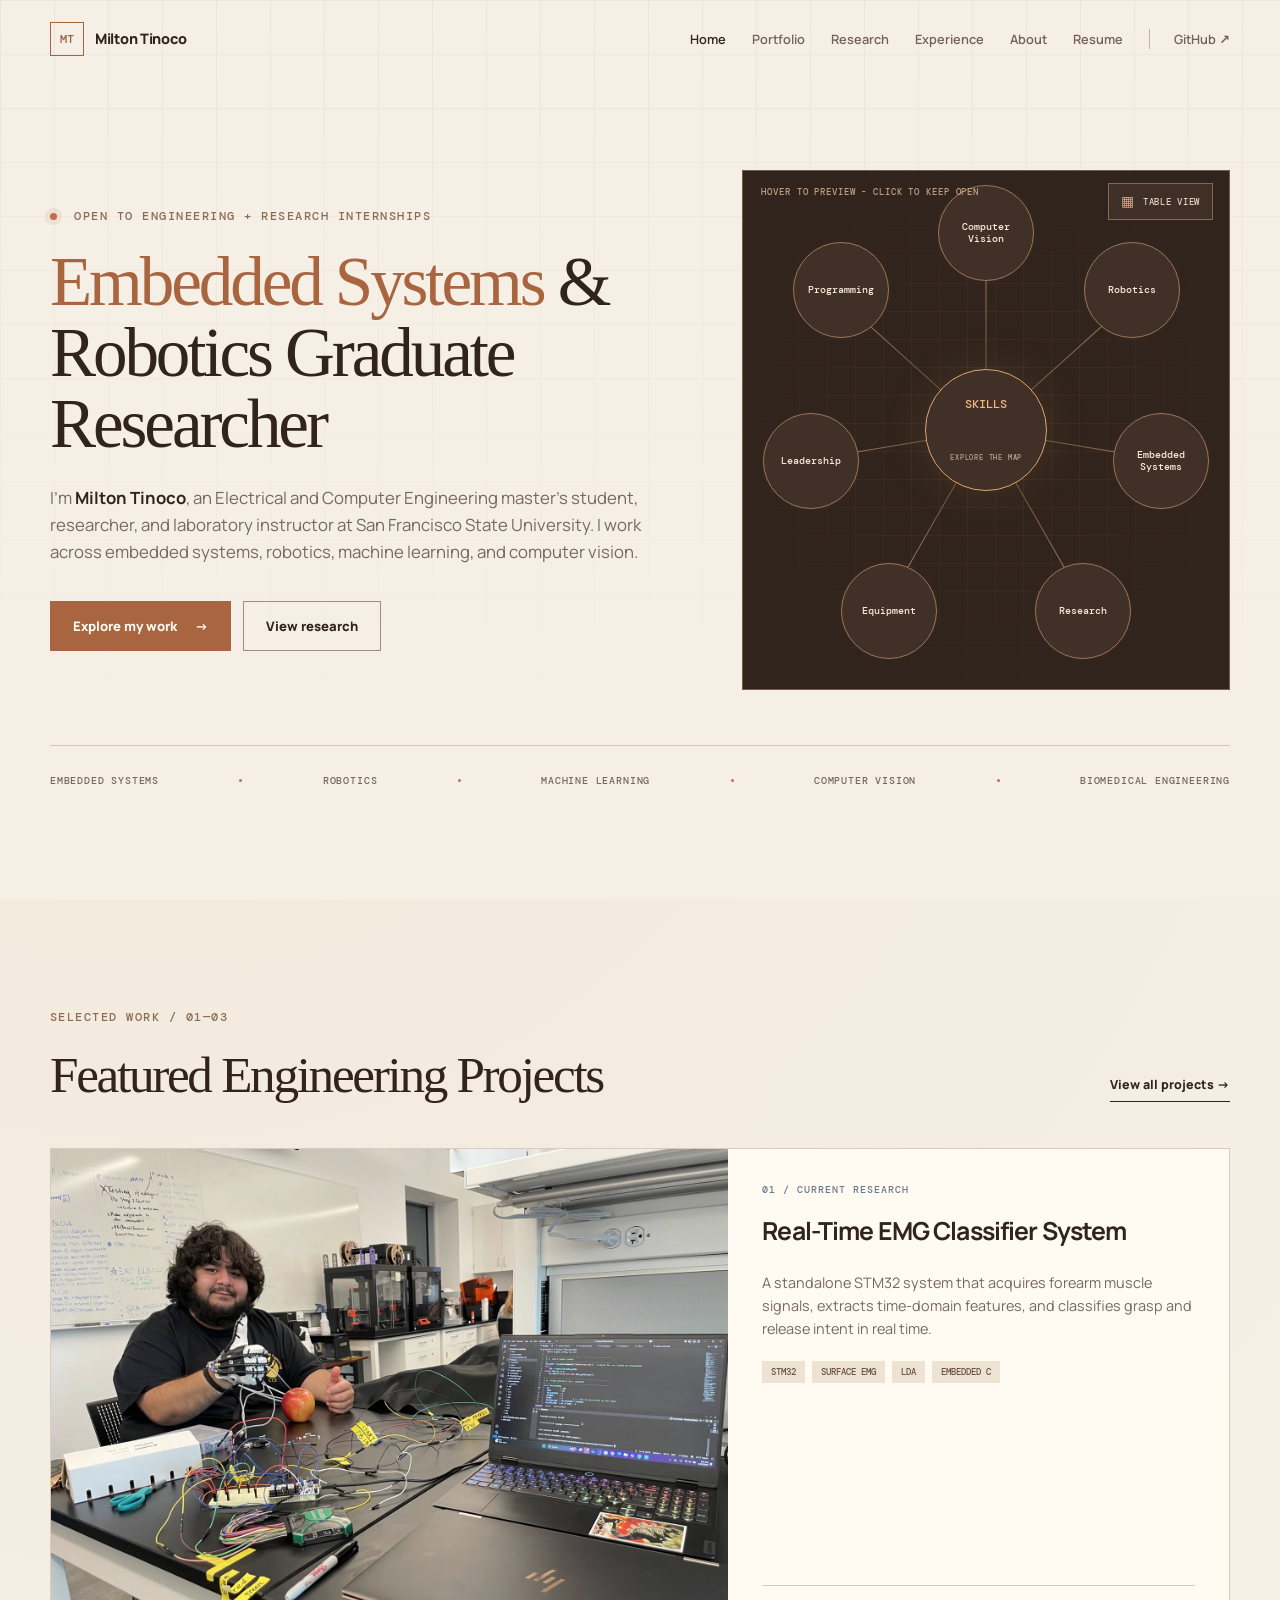
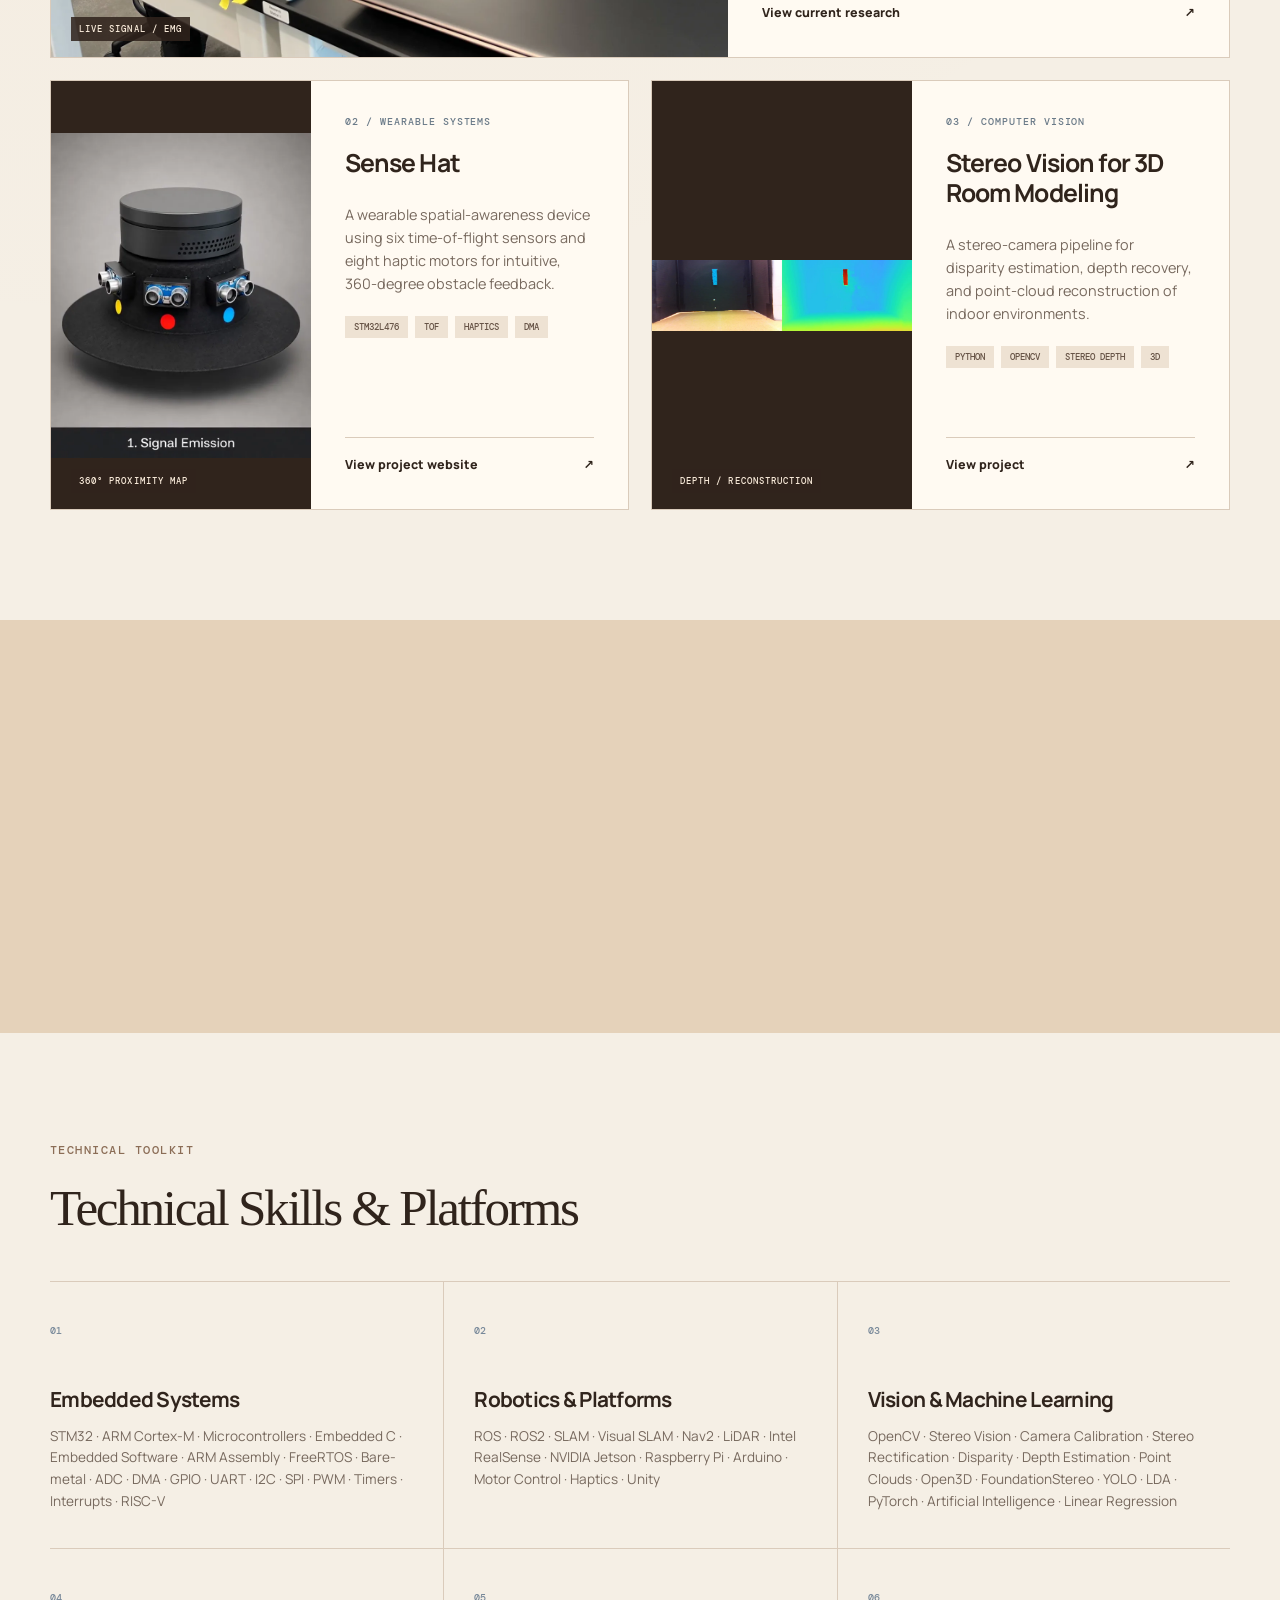
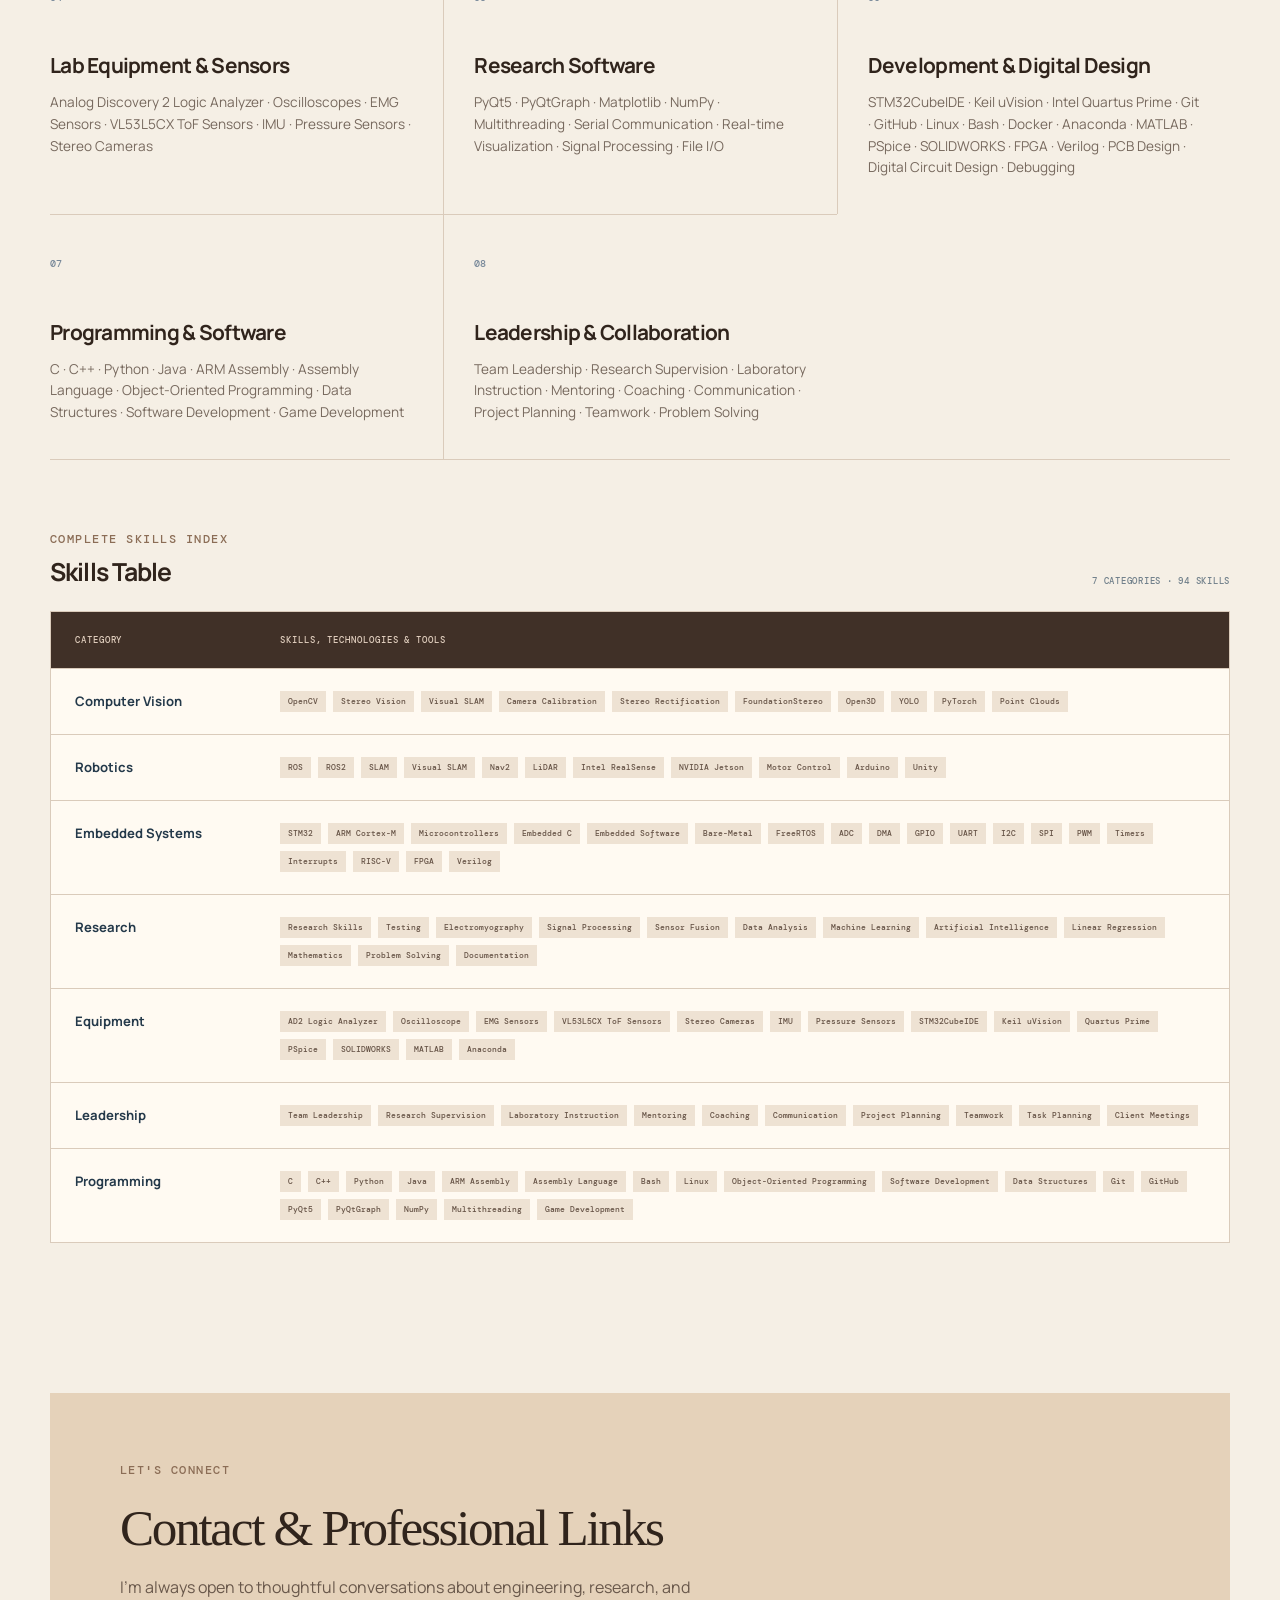
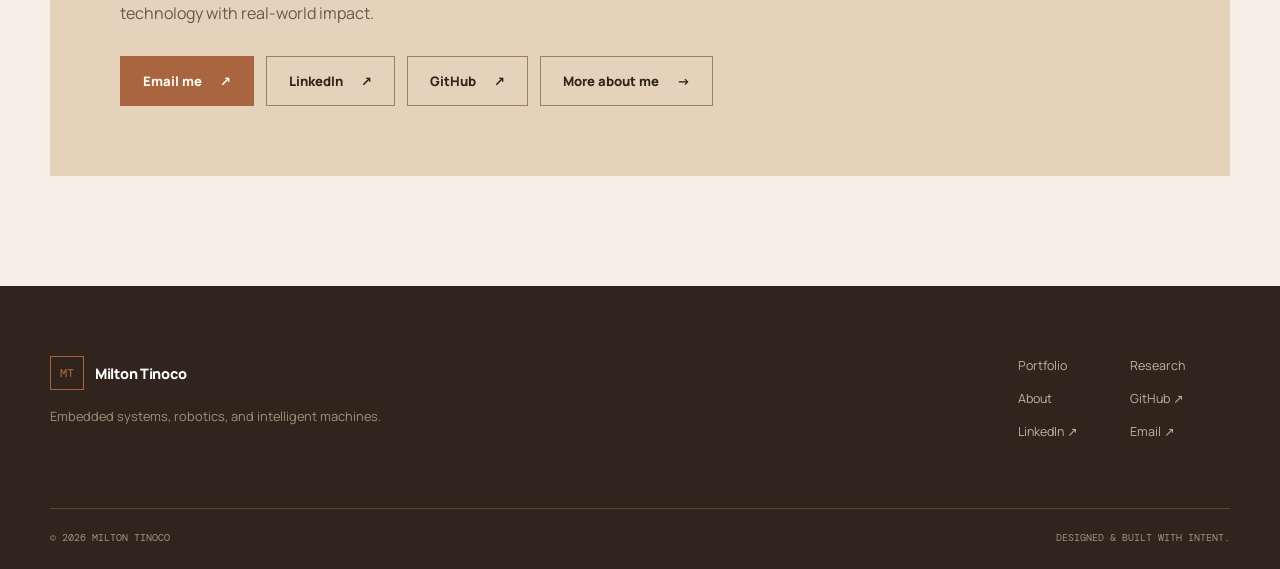
<file: index.html>
<!DOCTYPE html>
<html lang="en">
<head>
  <meta charset="UTF-8">
  <meta name="viewport" content="width=device-width, initial-scale=1.0">
  <meta name="description" content="Milton Tinoco's engineering and research portfolio in embedded systems, robotics, machine learning, and assistive technology.">
  <meta name="theme-color" content="#30241c">
  <title>Milton Tinoco | Engineering & Research</title>
  <link rel="preconnect" href="https://fonts.googleapis.com">
  <link rel="preconnect" href="https://fonts.gstatic.com" crossorigin>
  <link href="https://fonts.googleapis.com/css2?family=DM+Mono:wght@400;500&family=Manrope:wght@400;500;600;700;800&display=swap" rel="stylesheet">
  <link rel="stylesheet" href="css/style.css?v=2">
  <link rel="stylesheet" href="css/skills-map.css?v=8">
  <link rel="stylesheet" href="css/warm-theme.css?v=3">
  <script src="js/main.js?v=9" defer></script>
</head>
<body>
  <a class="skip-link" href="#main-content">Skip to content</a>
  <header class="site-header" data-header>
    <div class="container nav-wrap">
      <a class="brand" href="index.html" aria-label="Milton Tinoco home">
        <span class="brand-mark" aria-hidden="true">MT</span>
        <span>Milton Tinoco</span>
      </a>
      <button class="nav-toggle" type="button" aria-expanded="false" aria-controls="site-nav" data-nav-toggle>
        <span class="sr-only">Toggle navigation</span><span></span><span></span>
      </button>
      <nav class="site-nav" id="site-nav" aria-label="Main navigation" data-nav>
        <a class="active" href="index.html">Home</a>
        <a href="projects.html">Portfolio</a>
        <a href="research.html">Research</a>
        <a href="experience.html">Experience</a>
        <a href="about.html">About</a>
        <a href="assets/resume/Milton-Tinoco-Resume.pdf" data-resume>Resume</a>
        <a class="nav-external" href="https://github.com/mtinocomarin" target="_blank" rel="noopener">GitHub <span aria-hidden="true">↗</span></a>
      </nav>
    </div>
  </header>

  <main id="main-content">
    <section class="hero section">
      <div class="hero-grid container">
        <div class="hero-copy reveal">
          <p class="eyebrow"><span class="status-dot"></span> Open to engineering + research internships</p>
          <h1><em>Embedded Systems</em> &amp; Robotics Graduate Researcher</h1>
          <p class="hero-intro">I'm <strong>Milton Tinoco</strong>, an Electrical and Computer Engineering master's student, researcher, and laboratory instructor at San Francisco State University. I work across embedded systems, robotics, machine learning, and computer vision.</p>
          <div class="button-row">
            <a class="button button-primary" href="projects.html">Explore my work <span aria-hidden="true">→</span></a>
            <a class="button button-secondary" href="research.html">View research</a>
          </div>
        </div>
        <div class="hero-visual skills-map reveal" data-skill-tree aria-label="Interactive technical skills, research platforms, and laboratory equipment tree">
          <div class="tree-grid" aria-hidden="true"></div>
          <div class="tree-status" aria-live="polite">Select a branch to explore</div>
          <button class="tree-view-toggle" type="button" data-tree-view-toggle aria-pressed="false"><span aria-hidden="true">▦</span> Table View</button>
          <div class="tree-table-panel" data-tree-table-panel hidden><div class="tree-table-panel-inner"></div></div>
          <div class="tree-stage" data-tree-stage>
            <span class="tree-line tree-static-line line-computer-vision" aria-hidden="true"></span>
            <span class="tree-line tree-static-line line-robotics" aria-hidden="true"></span>
            <span class="tree-line tree-static-line line-embedded" aria-hidden="true"></span>
            <span class="tree-line tree-static-line line-research" aria-hidden="true"></span>
            <span class="tree-line tree-static-line line-equipment" aria-hidden="true"></span>
            <span class="tree-line tree-static-line line-leadership" aria-hidden="true"></span>
            <span class="tree-line tree-static-line line-programming" aria-hidden="true"></span>
            <button class="tree-node root static-node" type="button">SKILLS<small>CLICK TO EXPLORE</small></button>
            <button class="tree-node branch static-node node-computer-vision" type="button">Computer Vision</button>
            <button class="tree-node branch static-node node-robotics" type="button">Robotics</button>
            <button class="tree-node branch static-node node-embedded" type="button">Embedded Systems</button>
            <button class="tree-node branch static-node node-research" type="button">Research</button>
            <button class="tree-node branch static-node node-equipment" type="button">Equipment</button>
            <button class="tree-node branch static-node node-leadership" type="button">Leadership</button>
            <button class="tree-node branch static-node node-programming" type="button">Programming</button>
          </div>
          <noscript><p class="tree-fallback">Computer Vision · Robotics · Embedded Systems · Research · Equipment · Leadership · Programming</p></noscript>
        </div>
      </div>
      <div class="container expertise-strip reveal" aria-label="Areas of expertise">
        <span>Embedded Systems</span><i></i><span>Robotics</span><i></i><span>Machine Learning</span><i></i><span>Computer Vision</span><i></i><span>Biomedical Engineering</span>
      </div>
    </section>

    <section class="section projects-section" id="featured-work">
      <div class="container">
        <div class="section-heading reveal">
          <div><p class="eyebrow">Selected work / 01—03</p><h2>Featured Engineering Projects</h2></div>
          <a class="text-link" href="projects.html">View all projects <span aria-hidden="true">→</span></a>
        </div>
        <div class="project-grid">
          <article class="project-card project-featured reveal">
            <div class="project-art project-photo-art">
              <img src="assets/media/emg/emg-prosthetic-hand-lab.webp" width="1600" height="1200" loading="lazy" alt="Prosthetic hand and embedded EMG hardware under test in the laboratory">
              <div class="art-label">LIVE SIGNAL / EMG</div>
            </div>
            <div class="project-content">
              <div class="project-number">01 / CURRENT RESEARCH</div>
              <h3>Real-Time EMG Classifier System</h3>
              <p>A standalone STM32 system that acquires forearm muscle signals, extracts time-domain features, and classifies grasp and release intent in real time.</p>
              <ul class="tag-list"><li>STM32</li><li>Surface EMG</li><li>LDA</li><li>Embedded C</li></ul>
              <a class="card-link" href="projects.html#lda-emg" aria-label="View Real-Time EMG Classifier System project">View current research <span>↗</span></a>
            </div>
          </article>

          <article class="project-card reveal">
            <div class="project-art project-photo-art project-photo-art--contain">
              <img src="assets/media/sense-hat/sense-hat-animation-poster.webp" width="720" height="900" loading="lazy" alt="Sense Hat prototype visualization with directional time-of-flight sensors">
              <div class="art-label">360° PROXIMITY MAP</div>
            </div>
            <div class="project-content">
              <div class="project-number">02 / WEARABLE SYSTEMS</div>
              <h3>Sense Hat</h3>
              <p>A wearable spatial-awareness device using six time-of-flight sensors and eight haptic motors for intuitive, 360-degree obstacle feedback.</p>
              <ul class="tag-list"><li>STM32L476</li><li>ToF</li><li>Haptics</li><li>DMA</li></ul>
              <a class="card-link" href="https://josebarrios.tech/mechatronics/" target="_blank" rel="noopener noreferrer" aria-label="View the dedicated Sense Hat project website (opens in a new tab)">View project website <span>↗</span></a>
            </div>
          </article>

          <article class="project-card reveal">
            <div class="project-art project-photo-art project-photo-art--contain">
              <img src="assets/media/stereo-vision/stereo-depth-result.webp" width="1606" height="442" loading="lazy" alt="Stereo camera input beside its color-coded depth result">
              <div class="art-label">DEPTH / RECONSTRUCTION</div>
            </div>
            <div class="project-content">
              <div class="project-number">03 / COMPUTER VISION</div>
              <h3>Stereo Vision for 3D Room Modeling</h3>
              <p>A stereo-camera pipeline for disparity estimation, depth recovery, and point-cloud reconstruction of indoor environments.</p>
              <ul class="tag-list"><li>Python</li><li>OpenCV</li><li>Stereo Depth</li><li>3D</li></ul>
              <a class="card-link" href="projects.html#stereo-vision" aria-label="View Stereo Vision project">View project <span>↗</span></a>
            </div>
          </article>
        </div>
      </div>
    </section>

    <section class="section research-callout">
      <div class="container callout-grid reveal">
        <div><p class="eyebrow">Current research</p><h2>Real-Time EMG Classification</h2></div>
        <div><p>My current research centers on a real-time embedded EMG classifier system for recognizing movement intent from forearm muscle activity. I am also investigating temporal methods to improve classification reliability beyond the original LDA-based system.</p><a class="button button-light" href="research.html">Explore research <span>→</span></a></div>
      </div>
    </section>

    <section class="section toolkit-section">
      <div class="container">
        <div class="section-heading reveal"><div><p class="eyebrow">Technical toolkit</p><h2>Technical Skills &amp; Platforms</h2></div></div>
        <div class="toolkit-grid skills-grid reveal">
          <div><span class="toolkit-index">01</span><h3>Embedded Systems</h3><p>STM32 · ARM Cortex-M · Microcontrollers · Embedded C · Embedded Software · ARM Assembly · FreeRTOS · Bare-metal · ADC · DMA · GPIO · UART · I2C · SPI · PWM · Timers · Interrupts · RISC-V</p></div>
          <div><span class="toolkit-index">02</span><h3>Robotics &amp; Platforms</h3><p>ROS · ROS2 · SLAM · Visual SLAM · Nav2 · LiDAR · Intel RealSense · NVIDIA Jetson · Raspberry Pi · Arduino · Motor Control · Haptics · Unity</p></div>
          <div><span class="toolkit-index">03</span><h3>Vision &amp; Machine Learning</h3><p>OpenCV · Stereo Vision · Camera Calibration · Stereo Rectification · Disparity · Depth Estimation · Point Clouds · Open3D · FoundationStereo · YOLO · LDA · PyTorch · Artificial Intelligence · Linear Regression</p></div>
          <div><span class="toolkit-index">04</span><h3>Lab Equipment &amp; Sensors</h3><p>Analog Discovery 2 Logic Analyzer · Oscilloscopes · EMG Sensors · VL53L5CX ToF Sensors · IMU · Pressure Sensors · Stereo Cameras</p></div>
          <div><span class="toolkit-index">05</span><h3>Research Software</h3><p>PyQt5 · PyQtGraph · Matplotlib · NumPy · Multithreading · Serial Communication · Real-time Visualization · Signal Processing · File I/O</p></div>
          <div><span class="toolkit-index">06</span><h3>Development &amp; Digital Design</h3><p>STM32CubeIDE · Keil uVision · Intel Quartus Prime · Git · GitHub · Linux · Bash · Docker · Anaconda · MATLAB · PSpice · SOLIDWORKS · FPGA · Verilog · PCB Design · Digital Circuit Design · Debugging</p></div>
          <div><span class="toolkit-index">07</span><h3>Programming &amp; Software</h3><p>C · C++ · Python · Java · ARM Assembly · Assembly Language · Object-Oriented Programming · Data Structures · Software Development · Game Development</p></div>
          <div><span class="toolkit-index">08</span><h3>Leadership &amp; Collaboration</h3><p>Team Leadership · Research Supervision · Laboratory Instruction · Mentoring · Coaching · Communication · Project Planning · Teamwork · Problem Solving</p></div>
        </div>
        <div class="skills-table-section reveal">
          <div class="skills-table-heading"><div><p class="eyebrow">Complete skills index</p><h3>Skills Table</h3></div><span>7 categories · 94 skills</span></div>
          <div class="skills-table-scroll" tabindex="0" aria-label="Scrollable skills table">
            <table class="skills-table">
              <thead><tr><th scope="col">Category</th><th scope="col">Skills, technologies &amp; tools</th></tr></thead>
              <tbody>
                <tr><th scope="row">Computer Vision</th><td><span>OpenCV</span><span>Stereo Vision</span><span>Visual SLAM</span><span>Camera Calibration</span><span>Stereo Rectification</span><span>FoundationStereo</span><span>Open3D</span><span>YOLO</span><span>PyTorch</span><span>Point Clouds</span></td></tr>
                <tr><th scope="row">Robotics</th><td><span>ROS</span><span>ROS2</span><span>SLAM</span><span>Visual SLAM</span><span>Nav2</span><span>LiDAR</span><span>Intel RealSense</span><span>NVIDIA Jetson</span><span>Motor Control</span><span>Arduino</span><span>Unity</span></td></tr>
                <tr><th scope="row">Embedded Systems</th><td><span>STM32</span><span>ARM Cortex-M</span><span>Microcontrollers</span><span>Embedded C</span><span>Embedded Software</span><span>Bare-Metal</span><span>FreeRTOS</span><span>ADC</span><span>DMA</span><span>GPIO</span><span>UART</span><span>I2C</span><span>SPI</span><span>PWM</span><span>Timers</span><span>Interrupts</span><span>RISC-V</span><span>FPGA</span><span>Verilog</span></td></tr>
                <tr><th scope="row">Research</th><td><span>Research Skills</span><span>Testing</span><span>Electromyography</span><span>Signal Processing</span><span>Sensor Fusion</span><span>Data Analysis</span><span>Machine Learning</span><span>Artificial Intelligence</span><span>Linear Regression</span><span>Mathematics</span><span>Problem Solving</span><span>Documentation</span></td></tr>
                <tr><th scope="row">Equipment</th><td><span>AD2 Logic Analyzer</span><span>Oscilloscope</span><span>EMG Sensors</span><span>VL53L5CX ToF Sensors</span><span>Stereo Cameras</span><span>IMU</span><span>Pressure Sensors</span><span>STM32CubeIDE</span><span>Keil uVision</span><span>Quartus Prime</span><span>PSpice</span><span>SOLIDWORKS</span><span>MATLAB</span><span>Anaconda</span></td></tr>
                <tr><th scope="row">Leadership</th><td><span>Team Leadership</span><span>Research Supervision</span><span>Laboratory Instruction</span><span>Mentoring</span><span>Coaching</span><span>Communication</span><span>Project Planning</span><span>Teamwork</span><span>Task Planning</span><span>Client Meetings</span></td></tr>
                <tr><th scope="row">Programming</th><td><span>C</span><span>C++</span><span>Python</span><span>Java</span><span>ARM Assembly</span><span>Assembly Language</span><span>Bash</span><span>Linux</span><span>Object-Oriented Programming</span><span>Software Development</span><span>Data Structures</span><span>Git</span><span>GitHub</span><span>PyQt5</span><span>PyQtGraph</span><span>NumPy</span><span>Multithreading</span><span>Game Development</span></td></tr>
              </tbody>
            </table>
          </div>
        </div>
      </div>
    </section>

    <section class="section contact-section">
      <div class="container contact-inner reveal">
        <p class="eyebrow">Let's connect</p>
        <h2>Contact &amp; Professional Links</h2>
        <p>I'm always open to thoughtful conversations about engineering, research, and technology with real-world impact.</p>
        <div class="button-row">
          <a class="button button-primary" href="mailto:mtinocomarin@gmail.com">Email me <span aria-hidden="true">↗</span></a>
          <a class="button button-secondary" href="https://www.linkedin.com/in/miltonmtinoco/" target="_blank" rel="noopener noreferrer">LinkedIn <span aria-hidden="true">↗</span></a>
          <a class="button button-secondary" href="https://github.com/mtinocomarin" target="_blank" rel="noopener noreferrer">GitHub <span aria-hidden="true">↗</span></a>
          <a class="button button-secondary" href="about.html">More about me <span aria-hidden="true">→</span></a>
        </div>
      </div>
    </section>
  </main>

  <footer class="site-footer">
    <div class="container footer-grid"><div><a class="brand" href="index.html"><span class="brand-mark">MT</span><span>Milton Tinoco</span></a><p>Embedded systems, robotics, and intelligent machines.</p></div><div class="footer-links"><a href="projects.html">Portfolio</a><a href="research.html">Research</a><a href="about.html">About</a><a href="https://github.com/mtinocomarin" target="_blank" rel="noopener noreferrer">GitHub ↗</a><a href="https://www.linkedin.com/in/miltonmtinoco/" target="_blank" rel="noopener noreferrer">LinkedIn ↗</a><a href="mailto:mtinocomarin@gmail.com">Email ↗</a></div></div>
    <div class="container footer-base"><span>© <span data-year></span> Milton Tinoco</span><span>Designed &amp; built with intent.</span></div>
  </footer>
</body>
</html>
</file>
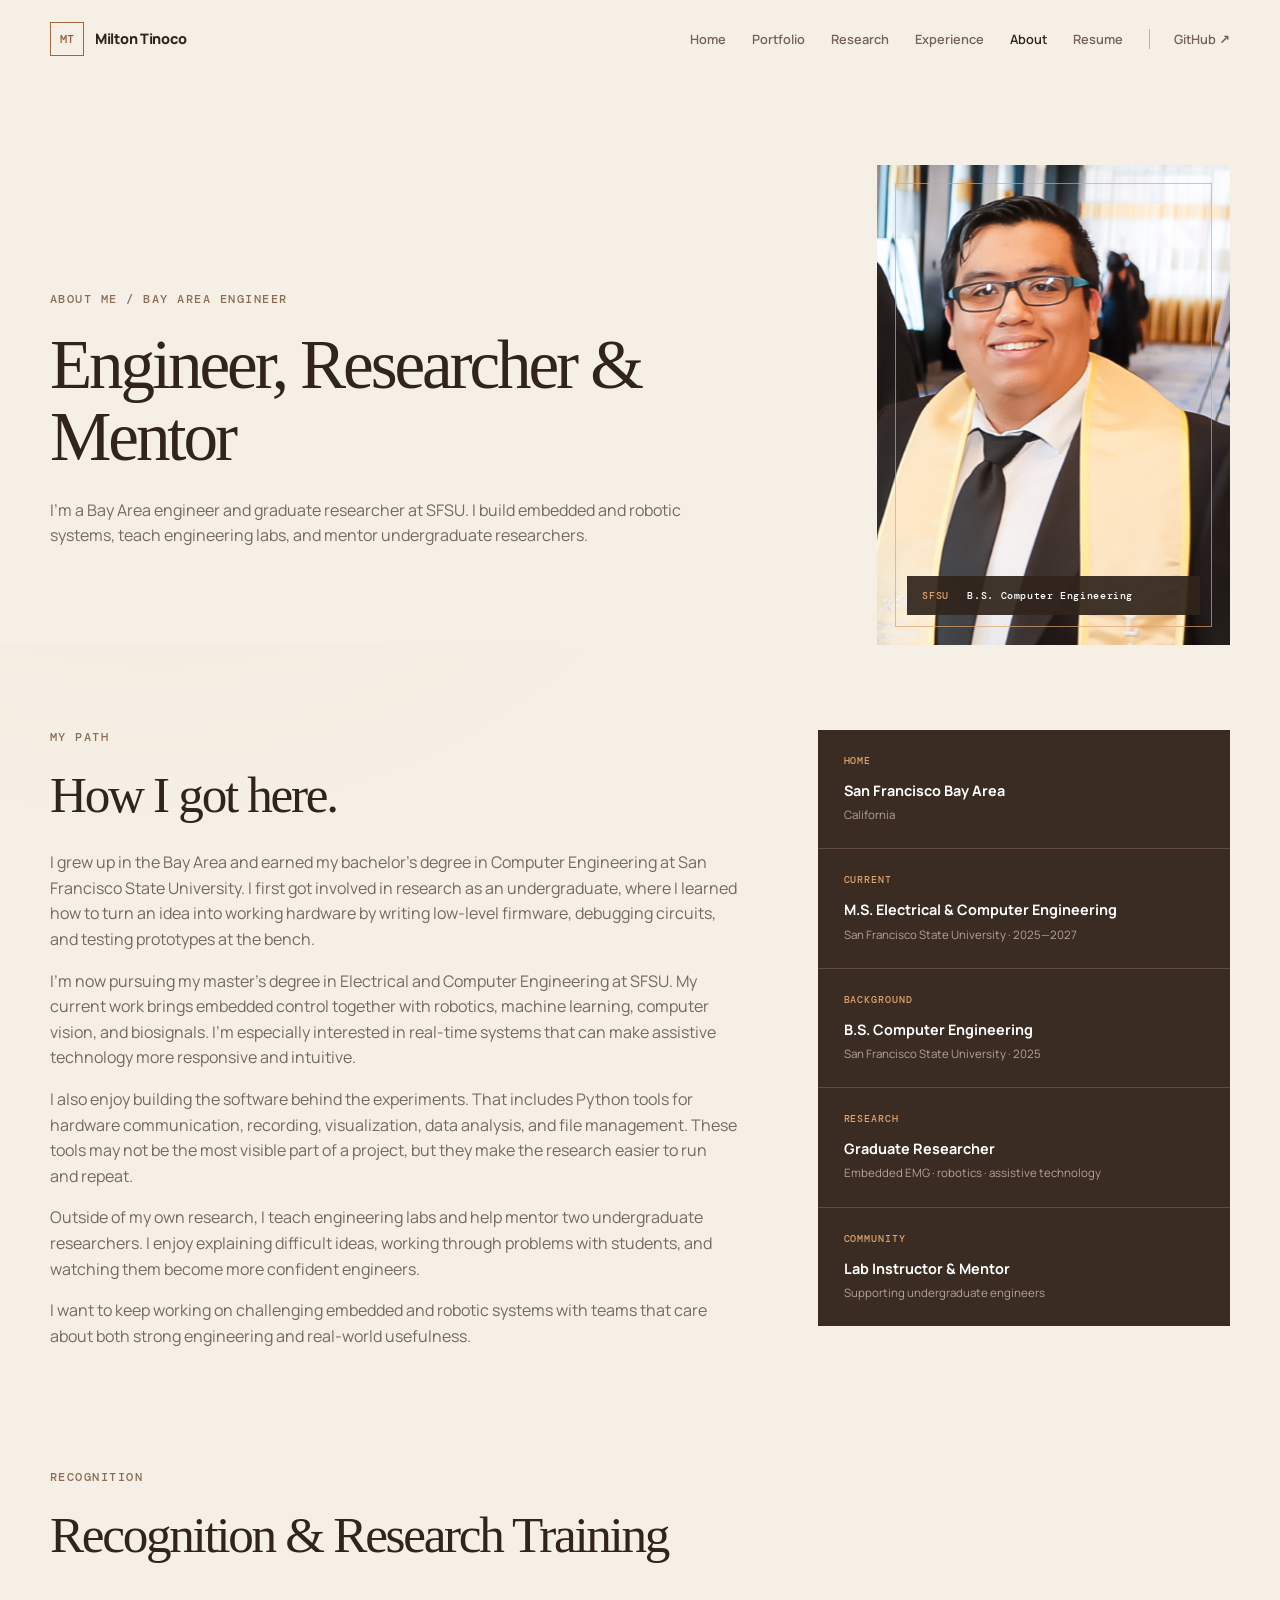
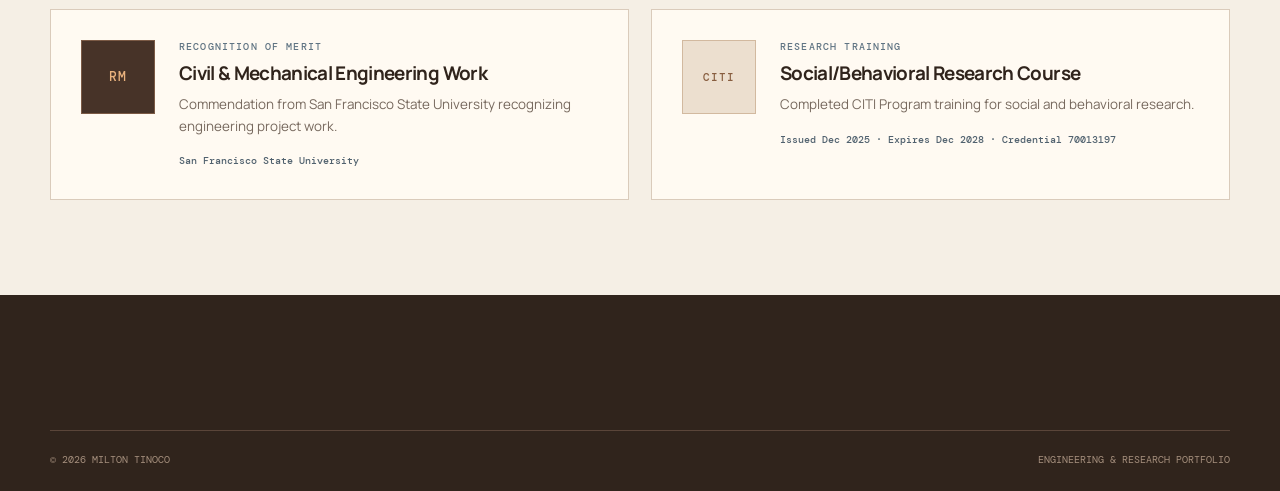
<file: about.html>
<!DOCTYPE html>
<html lang="en">
<head>
  <meta charset="UTF-8">
  <meta name="viewport" content="width=device-width,initial-scale=1">
  <meta name="description" content="About Milton Tinoco, a Bay Area embedded-systems researcher, robotics engineer, laboratory instructor, and mentor.">
  <title>About | Milton Tinoco</title>
  <link rel="preconnect" href="https://fonts.googleapis.com">
  <link rel="preconnect" href="https://fonts.gstatic.com" crossorigin>
  <link href="https://fonts.googleapis.com/css2?family=DM+Mono:wght@400;500&family=Manrope:wght@400;500;600;700;800&display=swap" rel="stylesheet">
  <link rel="stylesheet" href="css/style.css?v=2">
  <link rel="stylesheet" href="css/about.css">
  <link rel="stylesheet" href="css/credentials.css">
  <link rel="stylesheet" href="css/warm-theme.css?v=3">
  <script src="js/main.js" defer></script>
</head>
<body>
  <header class="site-header scrolled" data-header><div class="container nav-wrap"><a class="brand" href="index.html"><span class="brand-mark">MT</span><span>Milton Tinoco</span></a><button class="nav-toggle" aria-expanded="false" aria-controls="site-nav" data-nav-toggle><span class="sr-only">Toggle navigation</span><span></span><span></span></button><nav class="site-nav" id="site-nav" data-nav><a href="index.html">Home</a><a href="projects.html">Portfolio</a><a href="research.html">Research</a><a href="experience.html">Experience</a><a class="active" href="about.html">About</a><a href="assets/resume/Milton-Tinoco-Resume.pdf" target="_blank">Resume</a><a class="nav-external" href="https://github.com/mtinocomarin">GitHub ↗</a></nav></div></header>
  <main>
    <section class="page-hero about-hero"><div class="container about-hero-grid"><div class="about-hero-copy"><p class="eyebrow">About me / Bay Area engineer</p><h1>Engineer, Researcher &amp; Mentor</h1><p>I'm a Bay Area engineer and graduate researcher at SFSU. I build embedded and robotic systems, teach engineering labs, and mentor undergraduate researchers.</p></div><figure class="portrait-frame"><img src="assets/images/milton-tinoco.png" alt="Milton Tinoco at his San Francisco State University graduation"><figcaption><span>SFSU</span> B.S. Computer Engineering</figcaption></figure></div></section>
    <section class="content-section"><div class="container about-layout"><article class="about-story"><p class="eyebrow">My path</p><h2>How I got here.</h2><p>I grew up in the Bay Area and earned my bachelor's degree in Computer Engineering at San Francisco State University. I first got involved in research as an undergraduate, where I learned how to turn an idea into working hardware by writing low-level firmware, debugging circuits, and testing prototypes at the bench.</p><p>I'm now pursuing my master's degree in Electrical and Computer Engineering at SFSU. My current work brings embedded control together with robotics, machine learning, computer vision, and biosignals. I'm especially interested in real-time systems that can make assistive technology more responsive and intuitive.</p><p>I also enjoy building the software behind the experiments. That includes Python tools for hardware communication, recording, visualization, data analysis, and file management. These tools may not be the most visible part of a project, but they make the research easier to run and repeat.</p><p>Outside of my own research, I teach engineering labs and help mentor two undergraduate researchers. I enjoy explaining difficult ideas, working through problems with students, and watching them become more confident engineers.</p><p>I want to keep working on challenging embedded and robotic systems with teams that care about both strong engineering and real-world usefulness.</p></article><aside class="profile-facts" aria-label="Profile summary"><div><span>Home</span><strong>San Francisco Bay Area</strong><small>California</small></div><div><span>Current</span><strong>M.S. Electrical &amp; Computer Engineering</strong><small>San Francisco State University · 2025—2027</small></div><div><span>Background</span><strong>B.S. Computer Engineering</strong><small>San Francisco State University · 2025</small></div><div><span>Research</span><strong>Graduate Researcher</strong><small>Embedded EMG · robotics · assistive technology</small></div><div><span>Community</span><strong>Lab Instructor &amp; Mentor</strong><small>Supporting undergraduate engineers</small></div></aside></div></section>
    <section class="credentials-section"><div class="container"><div class="section-heading"><div><p class="eyebrow">Recognition</p><h2>Recognition &amp; Research Training</h2></div></div><div class="credential-grid"><article class="credential-card"><div class="credential-mark" aria-hidden="true">RM</div><div><p class="credential-type">Recognition of Merit</p><h3>Civil &amp; Mechanical Engineering Work</h3><p>Commendation from San Francisco State University recognizing engineering project work.</p><span class="credential-meta">San Francisco State University</span></div></article><article class="credential-card"><div class="credential-mark credential-mark-citi" aria-hidden="true">CITI</div><div><p class="credential-type">Research Training</p><h3>Social/Behavioral Research Course</h3><p>Completed CITI Program training for social and behavioral research.</p><span class="credential-meta">Issued Dec 2025 · Expires Dec 2028 · Credential 70013197</span></div></article></div></div></section>
  </main>
  <footer class="site-footer"><div class="container footer-base"><span>© <span data-year></span> Milton Tinoco</span><span>Engineering &amp; research portfolio</span></div></footer>
</body>
</html>
</file>
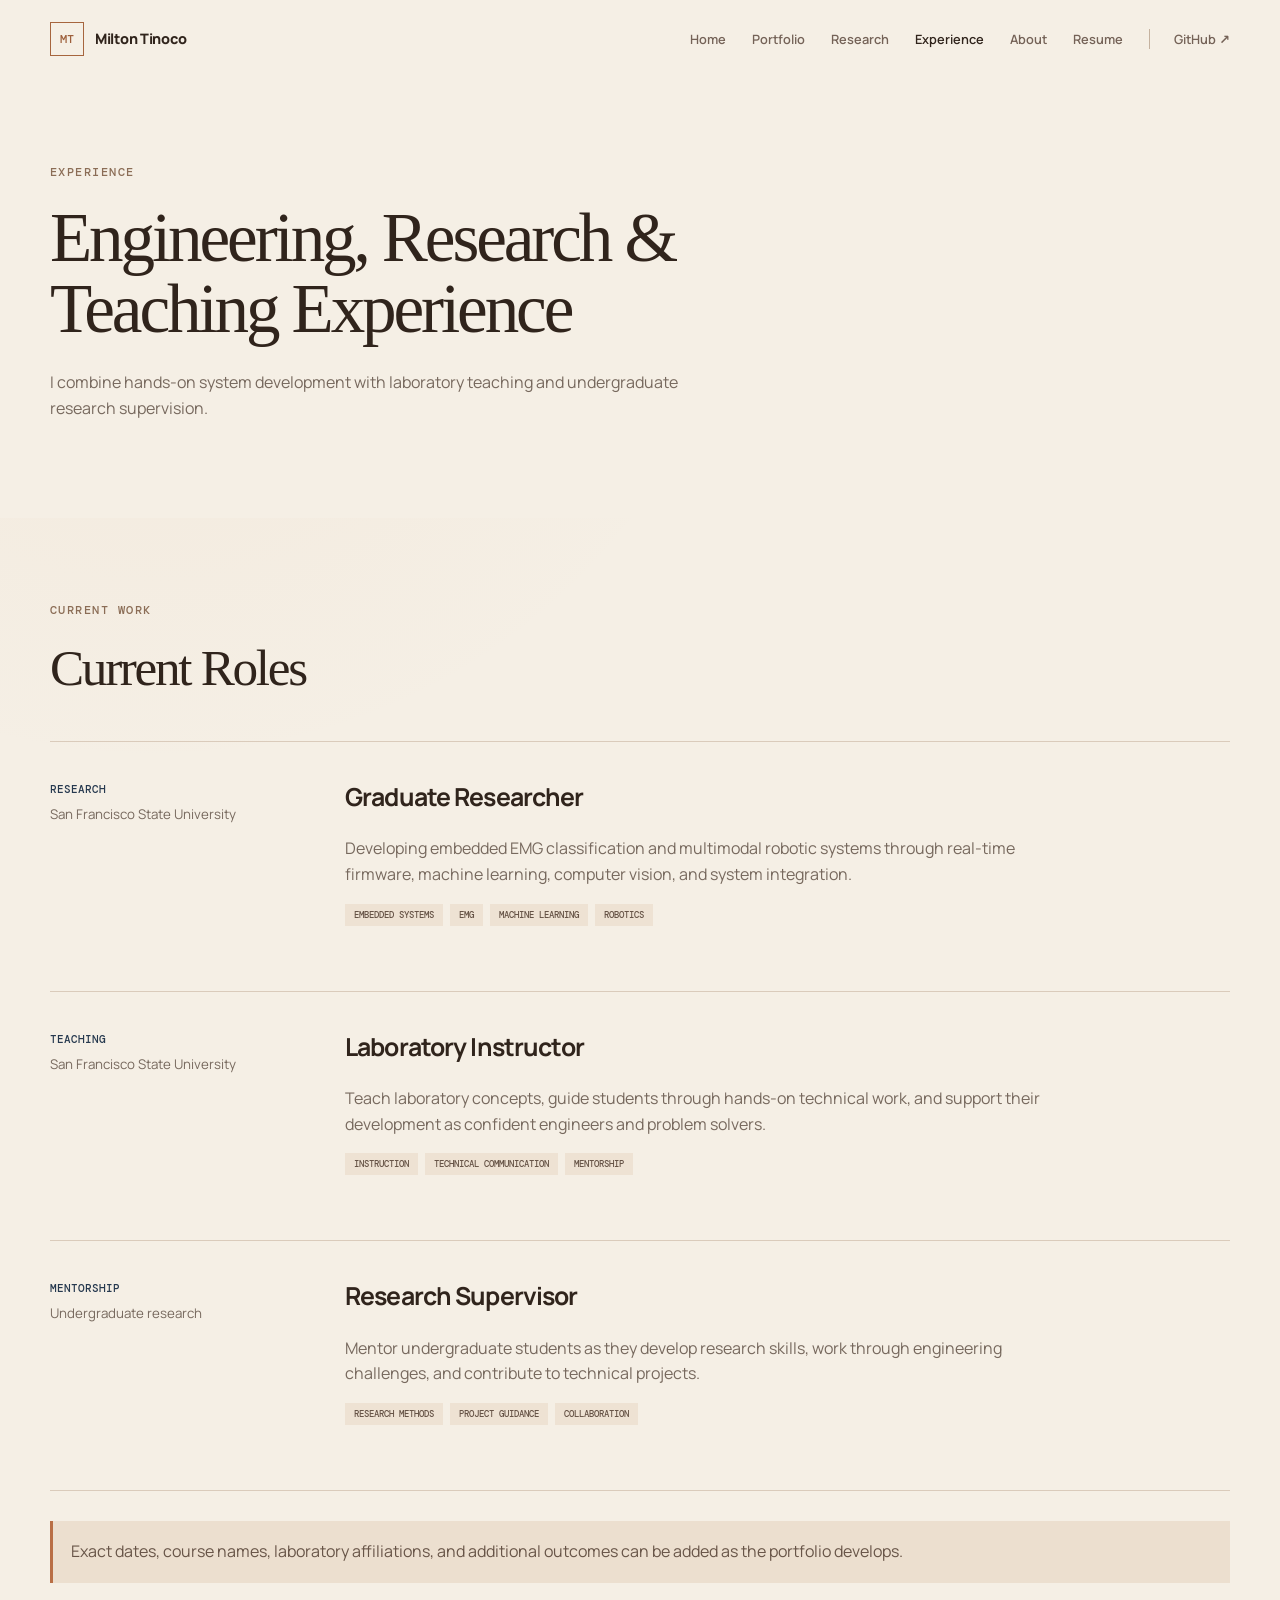
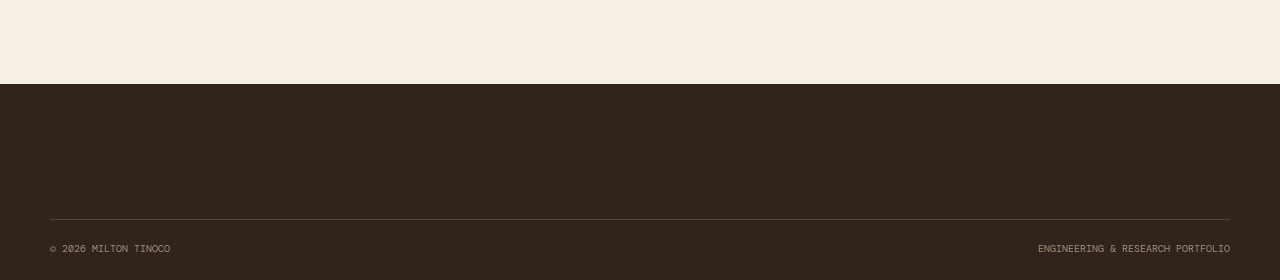
<file: experience.html>
<!DOCTYPE html><html lang="en"><head><meta charset="UTF-8"><meta name="viewport" content="width=device-width,initial-scale=1"><meta name="description" content="Research, teaching, and engineering experience of Milton Tinoco."><title>Experience | Milton Tinoco</title><link rel="preconnect" href="https://fonts.googleapis.com"><link rel="preconnect" href="https://fonts.gstatic.com" crossorigin><link href="https://fonts.googleapis.com/css2?family=DM+Mono:wght@400;500&family=Manrope:wght@400;500;600;700;800&display=swap" rel="stylesheet"><link rel="stylesheet" href="css/style.css?v=2"><link rel="stylesheet" href="css/warm-theme.css?v=3"><script src="js/main.js" defer></script></head><body>
<header class="site-header scrolled" data-header><div class="container nav-wrap"><a class="brand" href="index.html"><span class="brand-mark">MT</span><span>Milton Tinoco</span></a><button class="nav-toggle" aria-expanded="false" aria-controls="site-nav" data-nav-toggle><span class="sr-only">Toggle navigation</span><span></span><span></span></button><nav class="site-nav" id="site-nav" data-nav><a href="index.html">Home</a><a href="projects.html">Portfolio</a><a href="research.html">Research</a><a class="active" href="experience.html">Experience</a><a href="about.html">About</a><a href="assets/resume/Milton-Tinoco-Resume.pdf">Resume</a><a class="nav-external" href="https://github.com/mtinocomarin">GitHub ↗</a></nav></div></header>
<main><section class="page-hero"><div class="container"><p class="eyebrow">Experience</p><h1>Engineering, Research &amp; Teaching Experience</h1><p>I combine hands-on system development with laboratory teaching and undergraduate research supervision.</p></div></section>
<section class="content-section"><div class="container"><div class="section-heading"><div><p class="eyebrow">Current work</p><h2>Current Roles</h2></div></div><div class="experience-list">
<article><div class="experience-meta"><span>Research</span><small>San Francisco State University</small></div><div><h3>Graduate Researcher</h3><p>Developing embedded EMG classification and multimodal robotic systems through real-time firmware, machine learning, computer vision, and system integration.</p><ul class="tag-list"><li>Embedded Systems</li><li>EMG</li><li>Machine Learning</li><li>Robotics</li></ul></div></article>
<article><div class="experience-meta"><span>Teaching</span><small>San Francisco State University</small></div><div><h3>Laboratory Instructor</h3><p>Teach laboratory concepts, guide students through hands-on technical work, and support their development as confident engineers and problem solvers.</p><ul class="tag-list"><li>Instruction</li><li>Technical Communication</li><li>Mentorship</li></ul></div></article>
<article><div class="experience-meta"><span>Mentorship</span><small>Undergraduate research</small></div><div><h3>Research Supervisor</h3><p>Mentor undergraduate students as they develop research skills, work through engineering challenges, and contribute to technical projects.</p><ul class="tag-list"><li>Research Methods</li><li>Project Guidance</li><li>Collaboration</li></ul></div></article>
</div><p class="empty-note" style="margin-top:30px">Exact dates, course names, laboratory affiliations, and additional outcomes can be added as the portfolio develops.</p></div></section></main>
<footer class="site-footer"><div class="container footer-base"><span>© <span data-year></span> Milton Tinoco</span><span>Engineering &amp; research portfolio</span></div></footer></body></html>
</file>
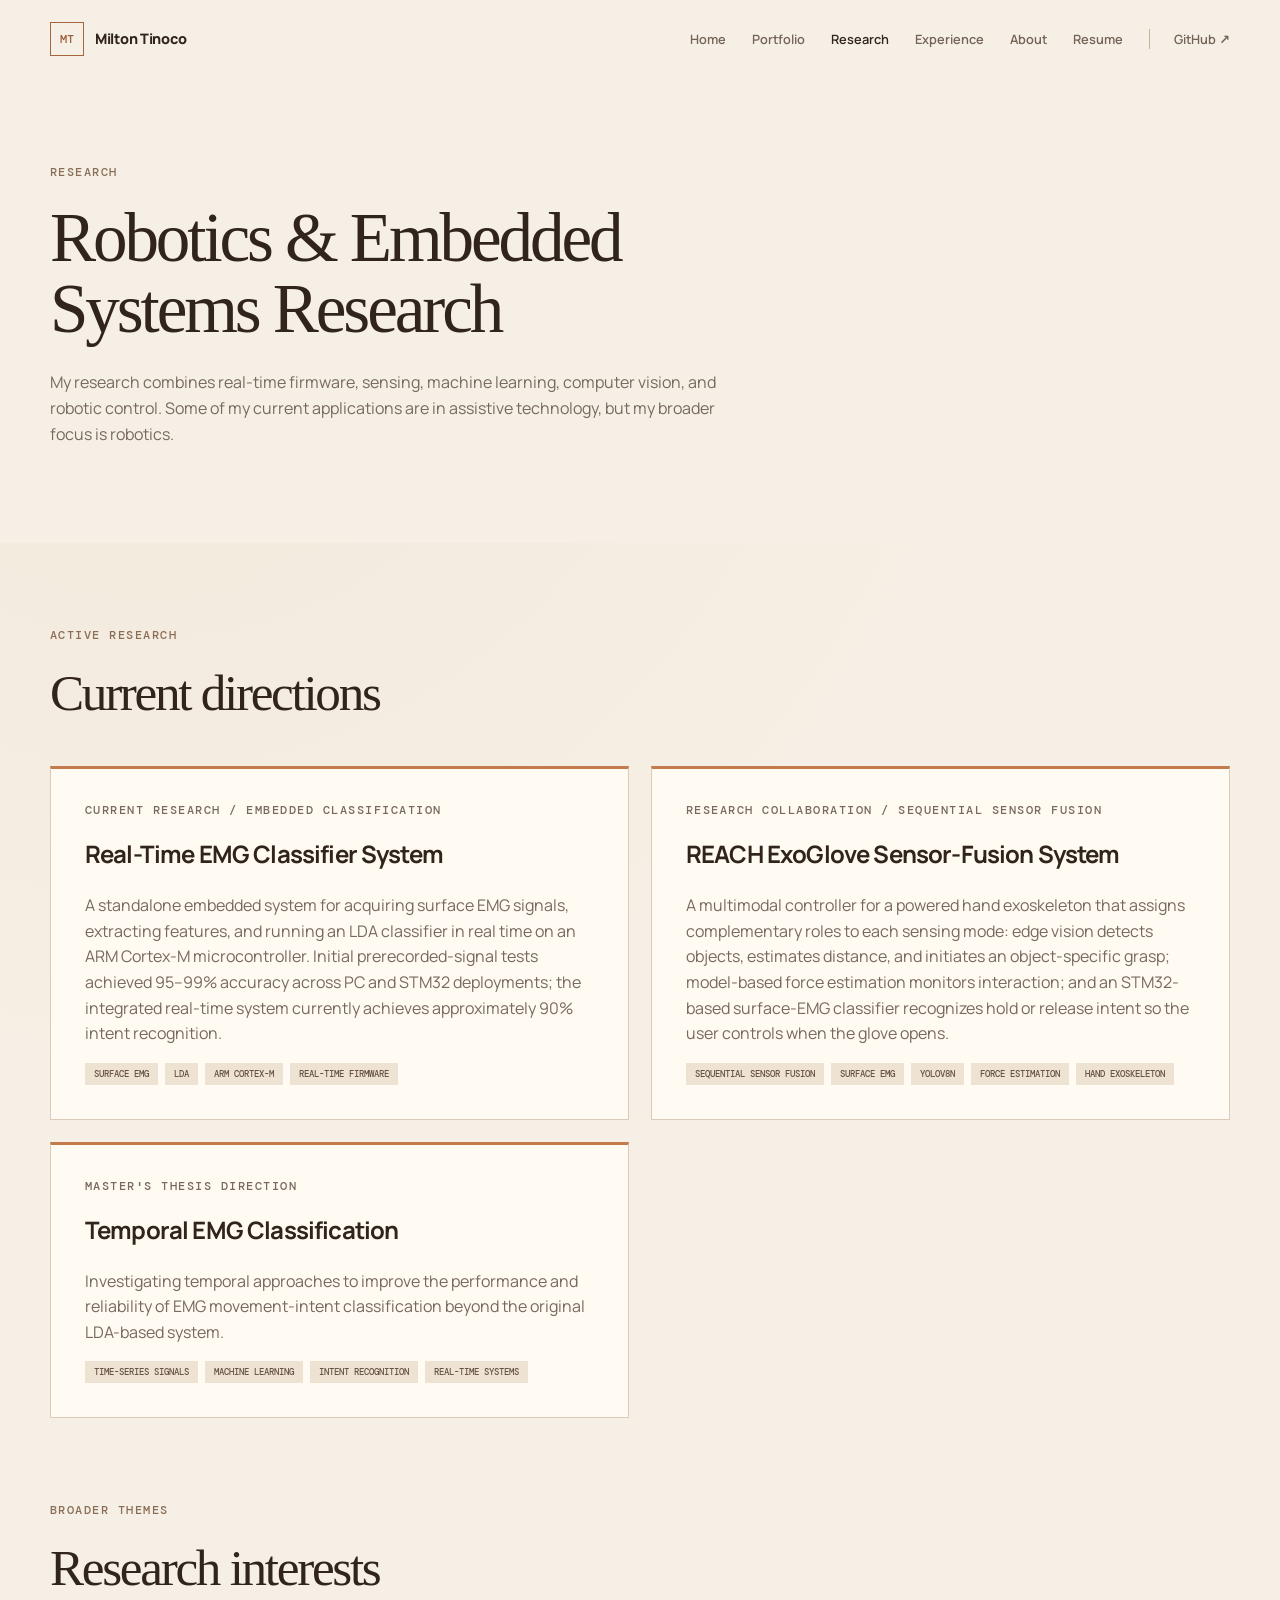
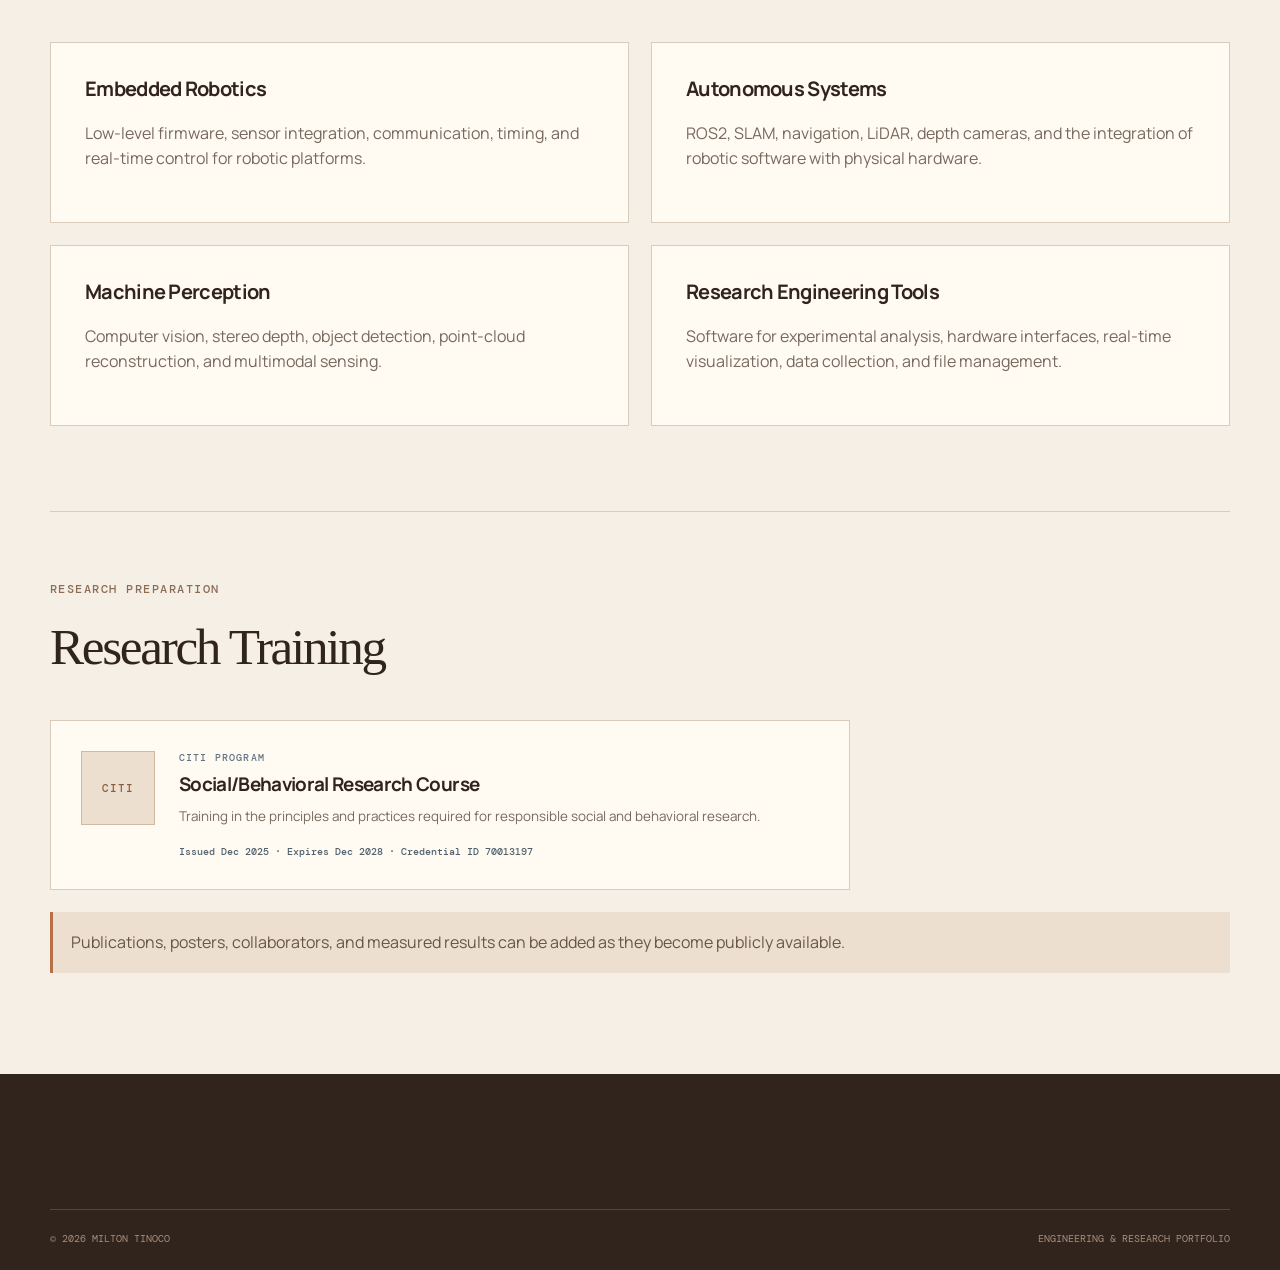
<file: research.html>
<!DOCTYPE html>
<html lang="en">
<head>
  <meta charset="UTF-8">
  <meta name="viewport" content="width=device-width,initial-scale=1">
  <meta name="description" content="Research by Milton Tinoco in embedded systems, robotics, EMG classification, machine learning, and computer vision.">
  <title>Research | Milton Tinoco</title>
  <link rel="preconnect" href="https://fonts.googleapis.com">
  <link rel="preconnect" href="https://fonts.gstatic.com" crossorigin>
  <link href="https://fonts.googleapis.com/css2?family=DM+Mono:wght@400;500&family=Manrope:wght@400;500;600;700;800&display=swap" rel="stylesheet">
  <link rel="stylesheet" href="css/style.css?v=2">
  <link rel="stylesheet" href="css/credentials.css">
  <link rel="stylesheet" href="css/warm-theme.css?v=3">
  <script src="js/main.js" defer></script>
</head>
<body>
  <header class="site-header scrolled" data-header><div class="container nav-wrap"><a class="brand" href="index.html"><span class="brand-mark">MT</span><span>Milton Tinoco</span></a><button class="nav-toggle" aria-expanded="false" aria-controls="site-nav" data-nav-toggle><span class="sr-only">Toggle navigation</span><span></span><span></span></button><nav class="site-nav" id="site-nav" data-nav><a href="index.html">Home</a><a href="projects.html">Portfolio</a><a class="active" href="research.html">Research</a><a href="experience.html">Experience</a><a href="about.html">About</a><a href="assets/resume/Milton-Tinoco-Resume.pdf">Resume</a><a class="nav-external" href="https://github.com/mtinocomarin">GitHub ↗</a></nav></div></header>
  <main>
    <section class="page-hero"><div class="container"><p class="eyebrow">Research</p><h1>Robotics &amp; Embedded Systems Research</h1><p>My research combines real-time firmware, sensing, machine learning, computer vision, and robotic control. Some of my current applications are in assistive technology, but my broader focus is robotics.</p></div></section>
    <section class="content-section"><div class="container">
      <div class="section-heading"><div><p class="eyebrow">Active research</p><h2>Current directions</h2></div></div>
      <div class="research-projects">
        <article class="info-card research-feature"><p class="eyebrow">Current research / Embedded classification</p><h3>Real-Time EMG Classifier System</h3><p>A standalone embedded system for acquiring surface EMG signals, extracting features, and running an LDA classifier in real time on an ARM Cortex-M microcontroller. Initial prerecorded-signal tests achieved 95–99% accuracy across PC and STM32 deployments; the integrated real-time system currently achieves approximately 90% intent recognition.</p><ul class="tag-list"><li>Surface EMG</li><li>LDA</li><li>ARM Cortex-M</li><li>Real-Time Firmware</li></ul></article>
        <article class="info-card research-feature"><p class="eyebrow">Research collaboration / Sequential sensor fusion</p><h3>REACH ExoGlove Sensor-Fusion System</h3><p>A multimodal controller for a powered hand exoskeleton that assigns complementary roles to each sensing mode: edge vision detects objects, estimates distance, and initiates an object-specific grasp; model-based force estimation monitors interaction; and an STM32-based surface-EMG classifier recognizes hold or release intent so the user controls when the glove opens.</p><ul class="tag-list"><li>Sequential Sensor Fusion</li><li>Surface EMG</li><li>YOLOv8n</li><li>Force Estimation</li><li>Hand Exoskeleton</li></ul></article>
        <article class="info-card research-feature"><p class="eyebrow">Master's thesis direction</p><h3>Temporal EMG Classification</h3><p>Investigating temporal approaches to improve the performance and reliability of EMG movement-intent classification beyond the original LDA-based system.</p><ul class="tag-list"><li>Time-Series Signals</li><li>Machine Learning</li><li>Intent Recognition</li><li>Real-Time Systems</li></ul></article>
      </div>
      <div class="section-heading research-themes-heading"><div><p class="eyebrow">Broader themes</p><h2>Research interests</h2></div></div>
      <div class="content-grid">
        <article class="info-card"><h3>Embedded Robotics</h3><p>Low-level firmware, sensor integration, communication, timing, and real-time control for robotic platforms.</p></article>
        <article class="info-card"><h3>Autonomous Systems</h3><p>ROS2, SLAM, navigation, LiDAR, depth cameras, and the integration of robotic software with physical hardware.</p></article>
        <article class="info-card"><h3>Machine Perception</h3><p>Computer vision, stereo depth, object detection, point-cloud reconstruction, and multimodal sensing.</p></article>
        <article class="info-card"><h3>Research Engineering Tools</h3><p>Software for experimental analysis, hardware interfaces, real-time visualization, data collection, and file management.</p></article>
      </div>
      <section class="research-training"><div class="section-heading"><div><p class="eyebrow">Research preparation</p><h2>Research Training</h2></div></div><article class="credential-card credential-card-wide"><div class="credential-mark credential-mark-citi" aria-hidden="true">CITI</div><div><p class="credential-type">CITI Program</p><h3>Social/Behavioral Research Course</h3><p>Training in the principles and practices required for responsible social and behavioral research.</p><span class="credential-meta">Issued Dec 2025 · Expires Dec 2028 · Credential ID 70013197</span></div></article></section>
      <p class="empty-note" style="margin-top:22px">Publications, posters, collaborators, and measured results can be added as they become publicly available.</p>
    </div></section>
  </main>
  <footer class="site-footer"><div class="container footer-base"><span>© <span data-year></span> Milton Tinoco</span><span>Engineering &amp; research portfolio</span></div></footer>
</body>
</html>
</file>
<file: css/style.css>
:root{--ink:#07111f;--ink-2:#0b1829;--paper:#f3f6f4;--white:#fff;--muted:#67727f;--line:#d5ddda;--cyan:#41e4c2;--blue:#6ea8ff;--orange:#ff8b5d;--max:1180px;--radius:18px}
*{box-sizing:border-box}html{scroll-behavior:smooth}body{margin:0;background:var(--paper);color:var(--ink);font-family:Manrope,system-ui,sans-serif;line-height:1.6;-webkit-font-smoothing:antialiased}a{color:inherit;text-decoration:none}button{font:inherit}img{max-width:100%}.container{width:min(calc(100% - 40px),var(--max));margin-inline:auto}.section{padding:110px 0}.skip-link{position:fixed;left:20px;top:-100px;z-index:100;background:var(--cyan);padding:10px 16px;font-weight:800}.skip-link:focus{top:12px}.sr-only{position:absolute;width:1px;height:1px;padding:0;margin:-1px;overflow:hidden;clip:rect(0,0,0,0);white-space:nowrap;border:0}
.site-header{position:fixed;inset:0 0 auto;z-index:20;color:#fff;border-bottom:1px solid transparent;transition:.3s}.site-header.scrolled{background:rgba(7,17,31,.88);border-color:rgba(255,255,255,.1);backdrop-filter:blur(14px)}.nav-wrap{height:78px;display:flex;align-items:center;justify-content:space-between}.brand{display:flex;align-items:center;gap:11px;font-size:.9rem;font-weight:800;letter-spacing:-.02em}.brand-mark{display:grid;place-items:center;width:34px;height:34px;border:1px solid var(--cyan);color:var(--cyan);font:500 .75rem DM Mono}.site-nav{display:flex;align-items:center;gap:26px;font-size:.8rem;font-weight:600}.site-nav a{color:#aeb8c4;transition:.2s}.site-nav a:hover,.site-nav a.active{color:#fff}.nav-external{padding-left:24px;border-left:1px solid #314052}.nav-toggle{display:none;background:none;border:0;color:#fff;width:40px;height:40px}.nav-toggle span:not(.sr-only){display:block;width:23px;height:1px;background:currentColor;margin:6px auto;transition:.2s}
.hero{min-height:100vh;padding-top:170px;padding-bottom:36px;background:var(--ink);color:#fff;overflow:hidden;position:relative}.hero:before{content:"";position:absolute;inset:0;background:linear-gradient(rgba(255,255,255,.025) 1px,transparent 1px),linear-gradient(90deg,rgba(255,255,255,.025) 1px,transparent 1px);background-size:54px 54px;mask-image:linear-gradient(to bottom,#000,transparent 85%)}.hero-grid{position:relative;display:grid;grid-template-columns:1.12fr .88fr;gap:72px;align-items:center}.eyebrow{margin:0 0 22px;color:#4b6174;font:500 .72rem DM Mono;letter-spacing:.13em;text-transform:uppercase}.hero .eyebrow{color:#95a6b7}.status-dot{display:inline-block;width:7px;height:7px;margin-right:9px;border-radius:50%;background:var(--cyan);box-shadow:0 0 0 5px rgba(65,228,194,.1)}h1,h2,h3,p{margin-top:0}h1{max-width:780px;margin-bottom:26px;font-size:clamp(2.75rem,5.4vw,5.4rem);line-height:1.03;letter-spacing:-.06em}h1 em{color:var(--cyan);font-style:normal}h2{margin-bottom:0;font-size:clamp(2rem,4vw,3.6rem);line-height:1.08;letter-spacing:-.05em}h3{line-height:1.2;letter-spacing:-.035em}.hero-intro{max-width:700px;margin-bottom:35px;color:#adbac7;font-size:1.05rem}.hero-intro strong{color:#fff}.button-row{display:flex;flex-wrap:wrap;gap:12px}.button{display:inline-flex;align-items:center;justify-content:center;gap:18px;min-height:50px;padding:0 22px;border:1px solid transparent;font-size:.82rem;font-weight:800;transition:.25s}.button:hover{transform:translateY(-2px)}.button-primary{background:var(--cyan);color:var(--ink)}.button-secondary{border-color:#425064;color:#fff}.button-secondary:hover{border-color:#fff}.button-light{margin-top:24px;background:#fff;color:var(--ink)}
.hero-visual{position:relative;height:480px}.orbit{position:absolute;left:50%;top:50%;border:1px solid rgba(110,168,255,.3);border-radius:50%;transform:translate(-50%,-50%)}.orbit-one{width:310px;height:310px}.orbit-two{width:440px;height:440px;border-style:dashed;animation:spin 40s linear infinite}.core{position:absolute;left:50%;top:50%;display:grid;place-items:center;width:126px;height:126px;border-radius:50%;background:#0d2237;border:1px solid var(--cyan);box-shadow:0 0 60px rgba(65,228,194,.12);transform:translate(-50%,-50%)}.core span{font:500 2rem DM Mono;color:var(--cyan)}.core small{font:500 .48rem DM Mono;letter-spacing:.18em;color:#8191a1}.signal-card{position:absolute;width:165px;padding:15px;background:rgba(11,24,41,.9);border:1px solid #26394f;box-shadow:0 15px 40px rgba(0,0,0,.25)}.signal-card>span{color:var(--cyan);font:500 .6rem DM Mono}.signal-card strong,.signal-card small{display:block}.signal-card strong{margin:8px 0 2px;font:500 .74rem DM Mono;letter-spacing:.12em}.signal-card small{color:#8495a6;font-size:.58rem}.signal-a{left:0;top:12%}.signal-b{right:-3%;top:26%}.signal-c{left:8%;bottom:6%}.expertise-strip{position:relative;display:flex;align-items:center;justify-content:space-between;margin-top:55px;padding-top:28px;border-top:1px solid #263549;color:#8291a1;font:500 .64rem DM Mono;letter-spacing:.08em;text-transform:uppercase}.expertise-strip i{width:3px;height:3px;background:var(--cyan);border-radius:50%}@keyframes spin{to{transform:translate(-50%,-50%) rotate(360deg)}}
.project-photo-art{position:relative;overflow:hidden}.project-photo-art img{display:block;width:100%;height:100%;object-fit:cover}.project-photo-art--contain img{object-fit:contain;background:#30241c}.project-photo-art .art-label{z-index:2;padding:6px 8px;background:rgba(48,36,28,.86);color:#f8ead9}
.section-heading{display:flex;justify-content:space-between;align-items:end;gap:30px;margin-bottom:46px}.text-link,.card-link{font-size:.78rem;font-weight:800}.text-link{padding-bottom:6px;border-bottom:1px solid var(--ink)}.project-grid{display:grid;grid-template-columns:repeat(2,1fr);gap:22px}.project-card{display:grid;grid-template-columns:.9fr 1.1fr;min-height:430px;background:var(--white);border:1px solid var(--line);overflow:hidden;transition:.3s}.project-card:hover{transform:translateY(-5px);box-shadow:0 22px 50px rgba(7,17,31,.08)}.project-featured{grid-column:1/-1;grid-template-columns:1.15fr .85fr;min-height:475px}.project-art{position:relative;min-height:260px;overflow:hidden;background:#0b1726}.art-label{position:absolute;left:20px;bottom:16px;color:#7890a8;font:500 .55rem DM Mono;letter-spacing:.12em}.emg-art{background:linear-gradient(135deg,#07111f,#0a2330)}.waveform{position:absolute;inset:15% 4%;background:url("data:image/svg+xml,%3Csvg xmlns='http://www.w3.org/2000/svg' width='800' height='250' viewBox='0 0 800 250'%3E%3Cpolyline fill='none' stroke='%2341e4c2' stroke-width='3' points='0,130 90,130 110,122 125,140 145,70 160,190 178,105 198,130 300,130 320,120 335,145 350,55 365,200 385,100 405,130 500,130 520,120 540,150 558,75 575,180 595,105 615,130 800,130'/%3E%3C/svg%3E") center/cover no-repeat;filter:drop-shadow(0 0 8px rgba(65,228,194,.35))}.metric{position:absolute;right:26px;top:26px;text-align:right}.metric span,.metric strong{display:block;font-family:DM Mono}.metric span{color:#5c7388;font-size:.55rem}.metric strong{color:var(--cyan);font-size:.8rem}.sense-art{background:radial-gradient(circle at center,#14304b,#081321 68%)}.radar{position:absolute;width:190px;height:190px;left:50%;top:48%;border:1px solid #31516d;border-radius:50%;transform:translate(-50%,-50%)}.radar:before,.radar:after{content:"";position:absolute;background:#31516d}.radar:before{width:1px;height:100%;left:50%}.radar:after{width:100%;height:1px;top:50%}.radar span,.radar i,.radar b{position:absolute;width:9px;height:9px;border-radius:50%;background:var(--cyan);box-shadow:0 0 15px var(--cyan)}.radar span{left:30px;top:54px}.radar i{right:38px;bottom:29px}.radar b{right:15px;top:76px;background:var(--orange);box-shadow:0 0 15px var(--orange)}.vision-art{background:linear-gradient(145deg,#081522,#172d43)}.point-cloud{position:absolute;inset:12%;background-image:radial-gradient(circle,#6ea8ff 1px,transparent 1.8px);background-size:15px 13px;transform:perspective(300px) rotateY(-15deg) rotateX(5deg);mask-image:linear-gradient(120deg,transparent,#000 20%,#000 70%,transparent)}.viewfinder{position:absolute;inset:23%;border:1px solid rgba(65,228,194,.55)}.viewfinder:before,.viewfinder:after{content:"";position:absolute;background:rgba(65,228,194,.4)}.viewfinder:before{width:100%;height:1px;top:50%}.viewfinder:after{width:1px;height:100%;left:50%}.project-content{display:flex;flex-direction:column;padding:34px}.project-number{margin-bottom:20px;color:#6a7a88;font:500 .62rem DM Mono;letter-spacing:.1em}.project-content h3{font-size:1.55rem}.project-content p{color:var(--muted);font-size:.9rem}.tag-list{display:flex;flex-wrap:wrap;gap:7px;padding:0;margin:7px 0 25px;list-style:none}.tag-list li{padding:5px 9px;background:#eef3f1;color:#4b5e69;font:500 .57rem DM Mono;text-transform:uppercase}.card-link{display:flex;justify-content:space-between;margin-top:auto;padding-top:17px;border-top:1px solid var(--line)}
.research-callout{background:var(--ink-2);color:#fff}.callout-grid{display:grid;grid-template-columns:1fr 1fr;gap:110px;align-items:end}.callout-grid p{color:#aeb9c6}.callout-grid h2{color:#fff}.toolkit-grid{display:grid;grid-template-columns:repeat(3,1fr);border-block:1px solid var(--line)}.toolkit-grid>div{padding:34px 30px 35px 0}.toolkit-grid>div+div{padding-left:30px;border-left:1px solid var(--line)}.toolkit-index{font:500 .63rem DM Mono;color:#789}.toolkit-grid h3{margin:45px 0 14px;font-size:1.3rem}.toolkit-grid p{margin:0;color:var(--muted);font-size:.85rem}.contact-section{padding-top:40px}.contact-inner{padding:70px;background:#dce9e5}.contact-inner h2{max-width:820px}.contact-inner>p:not(.eyebrow){max-width:650px;margin:20px 0 30px;color:#52636a}.contact-inner .button-secondary{border-color:#859a95;color:var(--ink)}.site-footer{padding:70px 0 25px;background:var(--ink);color:#fff}.footer-grid{display:flex;justify-content:space-between}.footer-grid p{margin:16px 0;color:#728296;font-size:.8rem}.footer-links{display:grid;grid-template-columns:repeat(2,100px);gap:12px;color:#aab4c0;font-size:.78rem}.footer-base{display:flex;justify-content:space-between;margin-top:65px;padding-top:22px;border-top:1px solid #243248;color:#66758a;font:400 .6rem DM Mono;text-transform:uppercase}
.page-hero{padding:165px 0 80px;background:var(--ink);color:#fff}.page-hero p:not(.eyebrow){max-width:680px;color:#9facba}.content-section{padding:85px 0}.content-grid{display:grid;grid-template-columns:repeat(2,1fr);gap:22px}.info-card{padding:34px;background:#fff;border:1px solid var(--line)}.info-card h2{font-size:1.7rem}.info-card h3{font-size:1.25rem}.info-card p{color:var(--muted)}.info-card .tag-list{margin-bottom:0}.empty-note{padding:18px;border-left:3px solid var(--cyan);background:#e5eeeb;color:#52636a}.reveal{opacity:0;transform:translateY(22px);transition:opacity .65s ease,transform .65s ease}.reveal.visible{opacity:1;transform:none}
.about-layout{display:grid;grid-template-columns:1.25fr .75fr;gap:80px;align-items:start}.about-story>p:not(.eyebrow){color:var(--muted);font-size:1rem}.about-story h2{margin-bottom:28px}.profile-facts{background:var(--ink);color:#fff}.profile-facts div{padding:24px 26px;border-bottom:1px solid #263549}.profile-facts div:last-child{border-bottom:0}.profile-facts span,.profile-facts strong,.profile-facts small{display:block}.profile-facts span{margin-bottom:12px;color:var(--cyan);font:500 .6rem DM Mono;letter-spacing:.1em;text-transform:uppercase}.profile-facts strong{font-size:.9rem}.profile-facts small{margin-top:4px;color:#8291a1;font-size:.72rem}.experience-list{border-top:1px solid var(--line)}.experience-list article{display:grid;grid-template-columns:240px 1fr;gap:55px;padding:40px 0;border-bottom:1px solid var(--line)}.experience-meta span,.experience-meta small{display:block}.experience-meta span{color:#26394f;font:500 .67rem DM Mono;text-transform:uppercase}.experience-meta small{margin-top:8px;color:var(--muted)}.experience-list h3{font-size:1.55rem}.experience-list article>div:last-child>p{max-width:720px;color:var(--muted)}.research-projects{display:grid;grid-template-columns:repeat(2,1fr);gap:22px}.research-feature{border-top:3px solid var(--cyan)}.research-feature h3{font-size:1.5rem}.research-themes-heading{margin-top:85px}
@media(max-width:900px){.section{padding:80px 0}.site-nav{position:fixed;inset:78px 0 auto;display:none;flex-direction:column;align-items:stretch;gap:0;padding:16px 20px 28px;background:var(--ink);border-top:1px solid #243248}.site-nav.open{display:flex}.site-nav a{padding:13px 0;border-bottom:1px solid #1d2b3c}.nav-external{padding-left:0;border-left:0}.nav-toggle{display:block}.nav-toggle[aria-expanded=true] span:not(.sr-only):nth-child(2){transform:translateY(3.5px) rotate(45deg)}.nav-toggle[aria-expanded=true] span:not(.sr-only):nth-child(3){transform:translateY(-3.5px) rotate(-45deg)}.hero-grid{grid-template-columns:1fr}.hero-visual{height:390px;max-width:520px;width:100%;margin:auto}.expertise-strip{gap:16px;justify-content:flex-start;overflow:hidden}.expertise-strip span{white-space:nowrap}.project-grid{grid-template-columns:1fr}.project-card,.project-featured{grid-column:auto;grid-template-columns:1fr}.callout-grid{grid-template-columns:1fr;gap:35px}.content-grid,.research-projects,.about-layout{grid-template-columns:1fr}.about-layout{gap:45px}.experience-list article{grid-template-columns:1fr;gap:18px}}
@media(max-width:600px){.container{width:min(calc(100% - 28px),var(--max))}.hero{padding-top:130px}.hero h1{font-size:2.65rem}.hero-visual{height:330px}.orbit-one{width:220px;height:220px}.orbit-two{width:310px;height:310px}.core{width:100px;height:100px}.signal-card{width:140px}.signal-b{right:0}.expertise-strip{margin-top:25px}.section-heading{display:block}.section-heading .text-link{display:inline-block;margin-top:22px}.project-card,.project-featured{min-height:auto}.project-content{padding:26px}.project-art{min-height:235px}.toolkit-grid{grid-template-columns:1fr}.toolkit-grid>div,.toolkit-grid>div+div{padding:28px 0;border-left:0;border-bottom:1px solid var(--line)}.toolkit-grid h3{margin-top:24px}.contact-inner{padding:40px 24px}.footer-grid{display:block}.footer-links{margin-top:40px}.footer-base{display:block}.footer-base span{display:block;margin-top:7px}}
@media(prefers-reduced-motion:reduce){html{scroll-behavior:auto}*,*:before,*:after{animation-duration:.01ms!important;animation-iteration-count:1!important;transition-duration:.01ms!important}.reveal{opacity:1;transform:none}}
</file>
<file: css/skills-map.css>
.skills-map{height:520px;position:relative;overflow:hidden;border:1px solid #203349;background:#07111f}
.tree-grid{position:absolute;inset:0;background-image:linear-gradient(rgba(110,168,255,.07) 1px,transparent 1px),linear-gradient(90deg,rgba(110,168,255,.07) 1px,transparent 1px);background-size:28px 28px;mask-image:radial-gradient(circle at center,#000,transparent 88%)}
.tree-status{position:absolute;z-index:4;left:18px;top:15px;color:#71869b;font:500 .55rem DM Mono;letter-spacing:.1em;text-transform:uppercase}
.tree-view-toggle{position:absolute;z-index:10;right:16px;top:12px;display:inline-flex;align-items:center;gap:8px;padding:9px 12px;border:1px solid #3c5770;background:rgba(11,24,41,.94);color:#b8c8d5;font:500 .55rem DM Mono;letter-spacing:.08em;text-transform:uppercase;cursor:pointer;transition:.25s}
.tree-view-toggle span{color:var(--cyan);font-size:.85rem}
.tree-view-toggle:hover,.tree-view-toggle:focus-visible{outline:0;border-color:var(--cyan);background:#10293a;color:#fff;box-shadow:0 0 22px rgba(65,228,194,.14)}
.tree-table-panel{position:absolute;z-index:8;inset:54px 14px 14px;background:#f3f6f4;overflow:auto;overscroll-behavior:contain}
.tree-table-panel[hidden]{display:none}
.tree-table-panel-inner{min-width:700px}
.tree-table-panel .skills-table{min-width:700px}
.tree-table-panel .skills-table th,.tree-table-panel .skills-table td{padding:16px 18px}
.skills-map.show-table .tree-grid,.skills-map.show-table .tree-stage,.skills-map.show-table .tree-status{opacity:0;pointer-events:none}
.skills-map.show-table{background:#f3f6f4;border-color:#48647e}
.tree-stage{position:absolute;inset:0}
.tree-node{position:absolute;z-index:3;display:grid;place-items:center;width:104px;height:104px;padding:8px;border:1px solid #5c7895;border-radius:50%;background:#0b1829;color:#e8f0f6;text-align:center;font:500 .62rem DM Mono;line-height:1.25;cursor:pointer;transform:translate(-50%,-50%) scale(1);isolation:isolate;transition:left .65s cubic-bezier(.16,1,.3,1),top .65s cubic-bezier(.16,1,.3,1),width .35s,height .35s,transform .3s cubic-bezier(.16,1,.3,1),opacity .3s,background .25s,border-color .25s,box-shadow .3s}
.tree-node::after{content:"";position:absolute;z-index:-1;inset:-12px;border-radius:50%;background:rgba(65,228,194,.18);filter:blur(17px);opacity:0;transition:opacity .3s,transform .3s}
.tree-node::before{content:"";position:absolute;inset:-7px;border-radius:50%;padding:2px;background:conic-gradient(var(--cyan) var(--hover-progress,0deg),transparent 0);opacity:0;pointer-events:none;transform:rotate(-90deg);-webkit-mask:linear-gradient(#000 0 0) content-box,linear-gradient(#000 0 0);-webkit-mask-composite:xor;mask-composite:exclude}
.tree-node:hover,.tree-node:focus-visible{z-index:5;outline:0;border-color:var(--cyan);background:#10293a;transform:translate(-50%,-50%) scale(1.18);box-shadow:0 0 0 7px rgba(65,228,194,.08),0 12px 35px rgba(0,0,0,.35)}
.tree-node:hover::after,.tree-node:focus-visible::after,.tree-node.active::after,.tree-node.spotlight::after{opacity:.8;transform:scale(1.12)}
.tree-node.root{width:122px;height:122px;border-color:var(--cyan);color:var(--cyan);font-size:.75rem;box-shadow:0 0 45px rgba(65,228,194,.1)}
.tree-node.root small{display:block;margin-top:4px;color:#71869b;font-size:.42rem;letter-spacing:.12em}
.tree-node.branch{width:96px;height:96px;filter:brightness(var(--node-brightness,1));transform:translate(-50%,-50%) scale(var(--node-scale,1));box-shadow:0 0 var(--node-glow,5px) rgba(65,228,194,var(--node-glow-alpha,.04))}
.tree-node.branch::after{opacity:var(--halo-opacity,0);transform:scale(var(--halo-scale,1))}
.tree-node.branch:hover,.tree-node.branch:focus-visible,.tree-node.branch.is-charging{filter:brightness(1.42);transform:translate(-50%,-50%) scale(1.18);box-shadow:0 0 34px rgba(65,228,194,.34)}
.tree-node.branch.is-charging::before{opacity:1;animation:node-charge .95s linear forwards}
.tree-node.branch.is-charging{border-color:var(--cyan);color:#fff}
.tree-node.leaf{width:82px;height:82px;border-color:#3f5a73;background:#0a1624;color:#b9c8d5;font-size:.52rem;opacity:0;animation:leaf-grow .42s forwards}
.skills-map.is-dense .tree-node.leaf{width:68px;height:68px;padding:6px;font-size:.44rem}
.tree-node.leaf.selected{z-index:5;border-color:var(--cyan);background:#103044;color:#fff;transform:translate(-50%,-50%) scale(1.18);box-shadow:0 0 0 7px rgba(65,228,194,.08)}
.tree-node.leaf.spotlight{z-index:5;border-color:var(--cyan);color:#fff;transform:translate(-50%,-50%) scale(1.26)}
.tree-node.leaf.subdued{opacity:.32!important;transform:translate(-50%,-50%) scale(.76)}
.tree-node.active{width:132px;height:132px;border-color:var(--cyan);background:#0e2a39;color:#fff;font-size:.72rem;box-shadow:0 0 0 8px rgba(65,228,194,.06),0 15px 45px rgba(0,0,0,.3)}
.tree-node.active.entering{transform:translate(-50%,-50%) scale(.8)}
.skills-map.is-expanded .tree-grid{background-size:34px 34px;transition:background-size .6s}
.skills-map.is-pinned{border-color:rgba(65,228,194,.5)}
.tree-line{position:absolute;z-index:1;height:1px;background:linear-gradient(90deg,rgba(65,228,194,.25),rgba(110,168,255,.65));transform-origin:0 50%;opacity:.85;transition:.4s}
.tree-back{position:absolute;z-index:6;left:18px;bottom:16px;padding:8px 11px;border:1px solid #334a61;background:#0b1829;color:#a9bac9;font:500 .52rem DM Mono;letter-spacing:.08em;cursor:pointer}
.tree-back:hover,.tree-back:focus-visible{outline:0;border-color:var(--cyan);color:var(--cyan)}
.static-node.root{left:50%;top:50%}.node-computer-vision{left:50%;top:12%}.node-robotics{left:80%;top:23%}.node-embedded{left:86%;top:56%}.node-research{left:70%;top:85%}.node-equipment{left:30%;top:85%}.node-leadership{left:14%;top:56%}.node-programming{left:20%;top:23%}
.line-computer-vision{left:50%;top:50%;width:38%;transform:rotate(-90deg)}.line-robotics{left:50%;top:50%;width:40%;transform:rotate(-42deg)}.line-embedded{left:50%;top:50%;width:37%;transform:rotate(9deg)}.line-research{left:50%;top:50%;width:40%;transform:rotate(60deg)}.line-equipment{left:50%;top:50%;width:40%;transform:rotate(120deg)}.line-leadership{left:50%;top:50%;width:37%;transform:rotate(171deg)}.line-programming{left:50%;top:50%;width:40%;transform:rotate(-138deg)}
.tree-fallback{position:absolute;inset:0;display:grid;place-items:center;padding:40px;color:#a9bac9;text-align:center}
@keyframes leaf-grow{0%{opacity:0;transform:translate(-50%,-50%) scale(.1)}70%{opacity:1;transform:translate(-50%,-50%) scale(1.08)}100%{opacity:1;transform:translate(-50%,-50%) scale(1)}}
@keyframes node-charge{from{--hover-progress:0deg}to{--hover-progress:360deg}}
@property --hover-progress{syntax:"<angle>";inherits:false;initial-value:0deg}
.skills-grid{grid-template-columns:repeat(3,1fr)}
.skills-grid>div:nth-child(3n+1){padding-left:0;border-left:0}
.skills-grid>div:nth-child(n+4){border-top:1px solid var(--line)}
.skills-table-section{margin-top:72px}
.skills-table-heading{display:flex;align-items:end;justify-content:space-between;gap:24px;margin-bottom:24px}
.skills-table-heading h3{margin:0;font-size:1.55rem}
.skills-table-heading .eyebrow{margin-bottom:10px}
.skills-table-heading>span{color:#71808b;font:500 .58rem DM Mono;letter-spacing:.08em;text-transform:uppercase}
.skills-table-scroll{overflow-x:auto;border:1px solid var(--line);background:#fff}
.skills-table-scroll:focus-visible{outline:2px solid var(--cyan);outline-offset:3px}
.skills-table{width:100%;min-width:760px;border-collapse:collapse}
.skills-table th,.skills-table td{padding:22px 24px;border-bottom:1px solid var(--line);vertical-align:top;text-align:left}
.skills-table thead th{background:var(--ink);color:#a8bac8;font:500 .58rem DM Mono;letter-spacing:.1em;text-transform:uppercase}
.skills-table thead th:first-child{width:205px}
.skills-table tbody th{color:#24394a;font-size:.82rem}
.skills-table tbody td{display:flex;flex-wrap:wrap;gap:7px}
.skills-table tbody td span{display:inline-block;padding:5px 8px;background:#eef3f1;color:#4b5e69;font:500 .53rem DM Mono;white-space:nowrap}
.skills-table tbody tr:last-child th,.skills-table tbody tr:last-child td{border-bottom:0}
.skills-table tbody tr:hover{background:#f7faf9}
@media(max-width:900px){.skills-map{height:500px;max-width:600px;margin:auto}.skills-grid{grid-template-columns:1fr 1fr}.skills-grid>div:nth-child(odd){padding-left:0;border-left:0}.skills-grid>div:nth-child(even){padding-left:30px;border-left:1px solid var(--line)}.skills-grid>div:nth-child(n+3){border-top:1px solid var(--line)}}
@media(max-width:600px){.skills-map{height:470px}.tree-status{max-width:55%;line-height:1.5}.tree-view-toggle{right:10px;top:10px;padding:8px 9px}.tree-table-panel{inset:49px 8px 8px}.tree-node{width:82px;height:82px;font-size:.52rem}.tree-node.root{width:104px;height:104px}.tree-node.branch{width:78px;height:78px}.tree-node.leaf{width:69px;height:69px;font-size:.44rem}.skills-map.is-dense .tree-node.leaf{width:58px;height:58px;font-size:.38rem}.tree-node.active{width:110px;height:110px}.skills-grid{grid-template-columns:1fr}.skills-grid>div,.skills-grid>div:nth-child(even){padding:28px 0;border-left:0;border-top:1px solid var(--line)}.skills-table-heading{align-items:start;flex-direction:column}.skills-table-section{margin-top:52px}}
@media(prefers-reduced-motion:reduce){.tree-node,.tree-line{transition:none}.tree-node.leaf{animation:none;opacity:1}}
</file>
<file: css/warm-theme.css>
:root{--ink:#30241c;--ink-2:#403027;--paper:#f5efe5;--white:#fffaf2;--muted:#77695e;--line:#dacbbb;--cyan:#d59a66;--blue:#b98b68;--orange:#bd7049}
::selection{background:#d59a66;color:#2b2019}
body{background:radial-gradient(circle at 12% 8%,rgba(213,154,102,.08),transparent 30%),var(--paper);color:var(--ink)}
h1,h2{font-family:Georgia,"Times New Roman",serif;font-weight:500;letter-spacing:-.045em}
.eyebrow{color:#8b6d56}
.site-header{color:var(--ink)}.site-header.scrolled{background:rgba(245,239,229,.94);border-color:rgba(99,72,53,.16);box-shadow:0 8px 28px rgba(73,48,31,.06)}
.brand-mark{border-color:#a6653e;color:#9d5f3b}.site-nav a{color:#746257}.site-nav a:hover,.site-nav a.active{color:#30241c}.nav-external{border-color:#c5b29f}.nav-toggle{color:#30241c}
.hero,.page-hero{background:#f5efe5;color:#30241c}.site-footer{background:#30241c}.hero:before{background:linear-gradient(rgba(126,87,58,.055) 1px,transparent 1px),linear-gradient(90deg,rgba(126,87,58,.055) 1px,transparent 1px);background-size:54px 54px}
.hero h1 em{color:#a9653f}.hero-intro,.page-hero p:not(.eyebrow){color:#77695e}.hero-intro strong{color:#30241c}.hero .eyebrow{color:#8b6d56}.status-dot{background:#bd7049;box-shadow:0 0 0 5px rgba(189,112,73,.12)}
.button-primary{background:#a9653f;color:#fffaf2}.button-secondary{border-color:#a58c77;color:#30241c}.button-secondary:hover{border-color:#6f503d}
.expertise-strip{border-color:#d5c5b4;color:#76685d}.expertise-strip i{background:#bd7049}
.project-card,.info-card,.credential-card{background:#fffaf2;border-color:var(--line)}.project-card:hover{box-shadow:0 22px 50px rgba(66,42,27,.12)}
.emg-art{background:linear-gradient(135deg,#2d211b,#5a3b2b)}.sense-art{background:radial-gradient(circle at center,#72513c,#30241c 68%)}.vision-art{background:linear-gradient(145deg,#30241c,#6b4b39)}.project-art{background:#35271f}.waveform{filter:sepia(1) saturate(.8) hue-rotate(335deg) drop-shadow(0 0 8px rgba(225,163,108,.35))}.point-cloud{filter:sepia(1) saturate(.65)}
.tag-list li,.skills-table tbody td span{background:#eee2d3;color:#665346}
.research-callout{background:#e5d2ba;color:#30241c}.callout-grid h2{color:#30241c}.callout-grid p{color:#69584b}.button-light{background:#403027;color:#fffaf2}
.contact-inner{background:#e5d2ba}.contact-inner>p:not(.eyebrow){color:#69584b}.contact-inner .button-secondary{border-color:#9b8068;color:#30241c}
.empty-note{background:#ecdfcf;border-left-color:#b96f46;color:#685548}.footer-grid p,.footer-base{color:#a58f7d}.footer-base{border-color:#5a4539}.footer-links{color:#c3b1a1}
.profile-facts{background:#3a2b23}.profile-facts div{border-color:#624b3d}.profile-facts span{color:#e1a36c}.profile-facts small{color:#b6a293}
.portrait-frame{background:#4a3529}.portrait-frame::before{border-color:rgba(225,163,108,.7)}.portrait-frame figcaption{background:rgba(48,36,28,.92)}.portrait-frame figcaption span{color:#e1a36c}
.research-feature{border-top-color:#c37b4c}.research-training{border-color:var(--line)}
.credential-mark{background:#473328;border-color:#7b5a45;color:#e9b27e}.credential-mark-citi{background:#ecdfcf;color:#875d3f;border-color:#d2b99f}
.skills-map{background:#30241c;border-color:#765b49}.tree-grid{background-image:linear-gradient(rgba(213,154,102,.09) 1px,transparent 1px),linear-gradient(90deg,rgba(213,154,102,.09) 1px,transparent 1px)}
.tree-status{color:#c19f81}.tree-node{background:#403027;border-color:#9b7559;color:#f8ead9}.tree-node.root{border-color:#e1a36c;color:#efb77f;box-shadow:0 0 45px rgba(213,154,102,.13)}.tree-node.root small{color:#bfa58e}
.tree-node:hover,.tree-node:focus-visible{border-color:#e1a36c;background:#5a3d2c;box-shadow:0 0 0 7px rgba(213,154,102,.1),0 12px 35px rgba(30,18,12,.35)}.tree-node::after{background:rgba(213,154,102,.2)}
.tree-node.branch{box-shadow:0 0 var(--node-glow,5px) rgba(213,154,102,var(--node-glow-alpha,.04))}.tree-node.branch:hover,.tree-node.branch:focus-visible,.tree-node.branch.is-charging{box-shadow:0 0 34px rgba(213,154,102,.36)}
.tree-node.leaf{background:#392a22;border-color:#806049;color:#e7d5c3}.tree-node.leaf.selected,.tree-node.leaf.spotlight{border-color:#e1a36c;background:#67432f}.tree-node.active{border-color:#e1a36c;background:#63422f;box-shadow:0 0 0 8px rgba(213,154,102,.08),0 15px 45px rgba(28,17,11,.35)}
.tree-line{background:linear-gradient(90deg,rgba(213,154,102,.28),rgba(232,188,145,.72))}.tree-back,.tree-view-toggle{background:rgba(64,48,39,.96);border-color:#87674f;color:#e3d2c1}.tree-back:hover,.tree-back:focus-visible,.tree-view-toggle:hover,.tree-view-toggle:focus-visible{border-color:#e1a36c;background:#5a3d2c;color:#fff8ec;box-shadow:0 0 22px rgba(213,154,102,.16)}.tree-view-toggle span{color:#e1a36c}
.tree-table-panel,.skills-map.show-table{background:#f5efe5}.skills-map.show-table{border-color:#a17a5b}.skills-table-scroll{background:#fffaf2}.skills-table thead th{background:#403027;color:#dfcdbd}.skills-table tbody tr:hover{background:#faf2e7}
</file>
<file: css/about.css>
.about-hero{padding-bottom:0}
.about-hero-grid{display:grid;grid-template-columns:1.15fr .55fr;gap:90px;align-items:end}
.about-hero-copy{padding-bottom:80px}
.portrait-frame{position:relative;align-self:stretch;min-height:480px;margin:0;background:#132238;overflow:hidden}
.portrait-frame::before{content:"";position:absolute;inset:18px;z-index:1;border:1px solid rgba(65,228,194,.55);pointer-events:none}
.portrait-frame img{display:block;width:100%;height:100%;min-height:480px;object-fit:cover;object-position:center 35%}
.portrait-frame figcaption{position:absolute;left:30px;right:30px;bottom:30px;z-index:2;padding:13px 15px;background:rgba(7,17,31,.9);color:#fff;font:500 .65rem DM Mono;letter-spacing:.06em}
.portrait-frame figcaption span{margin-right:12px;color:var(--cyan)}
@media(max-width:900px){.about-hero-grid{grid-template-columns:1fr;gap:0}.about-hero-copy{padding-bottom:45px}.portrait-frame{min-height:430px;max-width:500px}.portrait-frame img{min-height:430px}.about-hero{padding-bottom:0}}
@media(max-width:600px){.portrait-frame,.portrait-frame img{min-height:370px}.portrait-frame figcaption{left:22px;right:22px;bottom:22px}}
</file>
<file: css/credentials.css>
.credentials-section{padding:20px 0 95px}
.credential-grid{display:grid;grid-template-columns:repeat(2,1fr);gap:22px}
.credential-card{display:grid;grid-template-columns:74px 1fr;gap:24px;align-items:start;padding:30px;background:#fff;border:1px solid var(--line)}
.credential-mark{display:grid;place-items:center;width:74px;height:74px;background:var(--ink);border:1px solid #29415a;color:var(--cyan);font:500 .82rem DM Mono;letter-spacing:.08em}
.credential-mark-citi{background:#e5eeeb;color:#1d6376;border-color:#bfd1cd;font-size:.7rem}
.credential-type{margin:0 0 9px;color:#607483!important;font:500 .6rem DM Mono!important;letter-spacing:.12em;text-transform:uppercase}
.credential-card h3{margin-bottom:10px;font-size:1.18rem}
.credential-card p:not(.credential-type){margin-bottom:16px;color:var(--muted);font-size:.84rem}
.credential-meta{display:block;color:#50616e;font:500 .6rem DM Mono;line-height:1.6}
.research-training{margin-top:85px;padding-top:70px;border-top:1px solid var(--line)}
.credential-card-wide{max-width:800px}
@media(max-width:800px){.credential-grid{grid-template-columns:1fr}}
@media(max-width:520px){.credential-card{grid-template-columns:1fr}.credential-mark{width:62px;height:62px}.credentials-section{padding-bottom:70px}}
</file>
